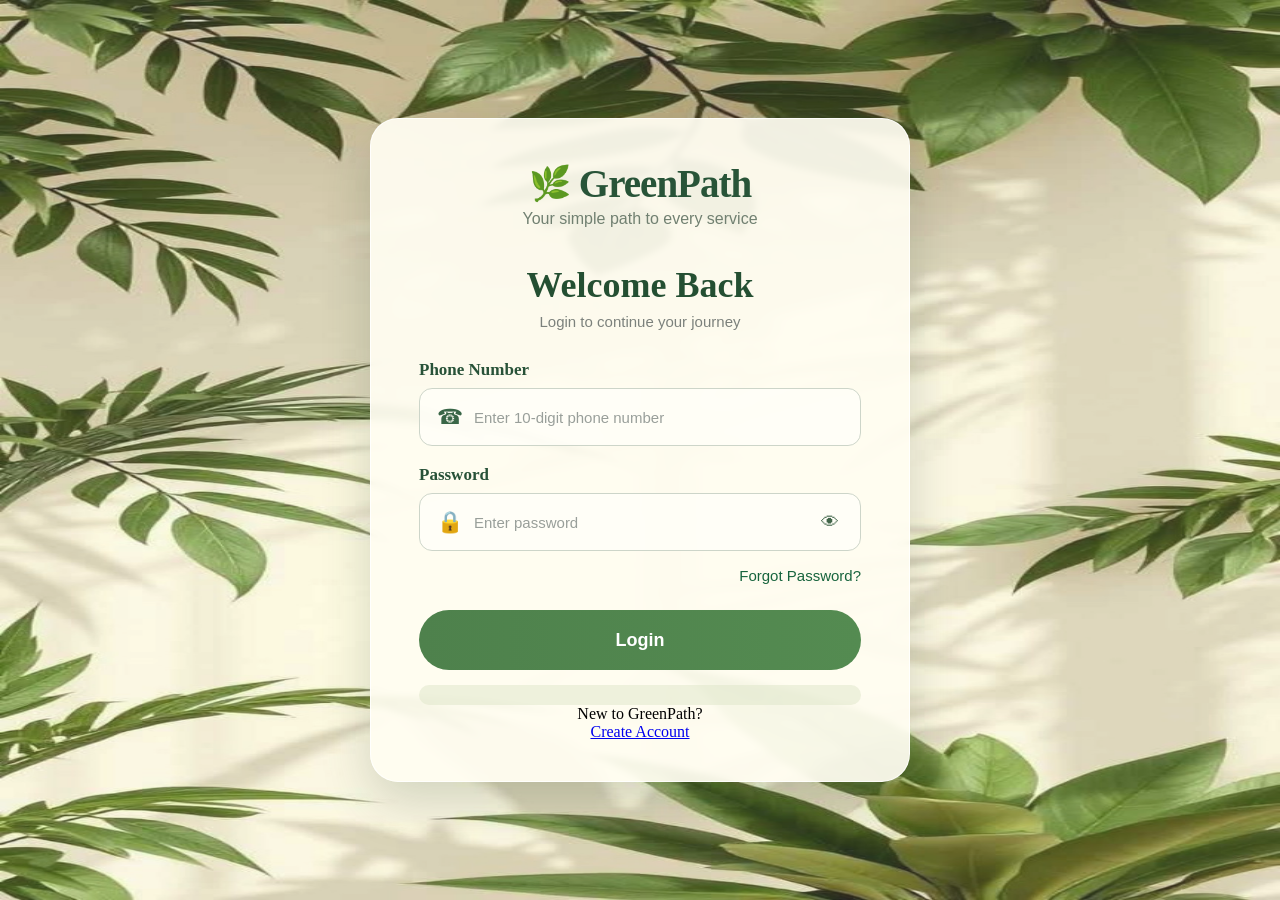
<file: frontend/index.html>
<!DOCTYPE html>
<html lang="en">

<head>

    <meta charset="UTF-8">

    <meta
        name="viewport"
        content="width=device-width, initial-scale=1.0"
    >

    <title>
        GreenPath | Login
    </title>

    <link
        rel="stylesheet"
        href="css/style.css"
    >

</head>


<body>

<main class="login-page">

<section class="login-card">


    <div class="logo">

        <div class="logo-leaf">
            🌿
        </div>

        <h1>
            GreenPath
        </h1>

    </div>


    <p class="tagline">
        Your simple path to every service
    </p>


    <h2>
        Welcome Back
    </h2>

    <p class="subtitle">
        Login to continue your journey
    </p>


    <form id="loginForm">


        <div class="form-group">

            <label for="phone">
                Phone Number
            </label>

            <div class="input-box">

                <span class="input-icon">
                    ☎
                </span>

                <input
                    type="tel"
                    id="phone"
                    placeholder="Enter 10-digit phone number"
                    maxlength="10"
                    inputmode="numeric"
                    required
                >

            </div>

        </div>


        <div class="form-group">

            <label for="password">
                Password
            </label>

            <div class="input-box">

                <span class="input-icon">
                    🔒
                </span>

                <input
                    type="password"
                    id="password"
                    placeholder="Enter password"
                    required
                >

                <button
                    type="button"
                    id="showPassword"
                    class="eye-button"
                >
                    👁
                </button>

            </div>

        </div>


        <div class="forgot-container">

            <a href="forgot-password.html">
                Forgot Password?
            </a>

        </div>


        <button
            type="submit"
            class="login-button"
        >
            Login
        </button>


        <p id="loginMessage"></p>


    </form>


    <div class="create-account">

        <p>
            New to GreenPath?
        </p>

        <a href="signup.html">
            Create Account
        </a>

    </div>


</section>

</main>


<script src="js/login.js"></script>

</body>

</html>
</file>
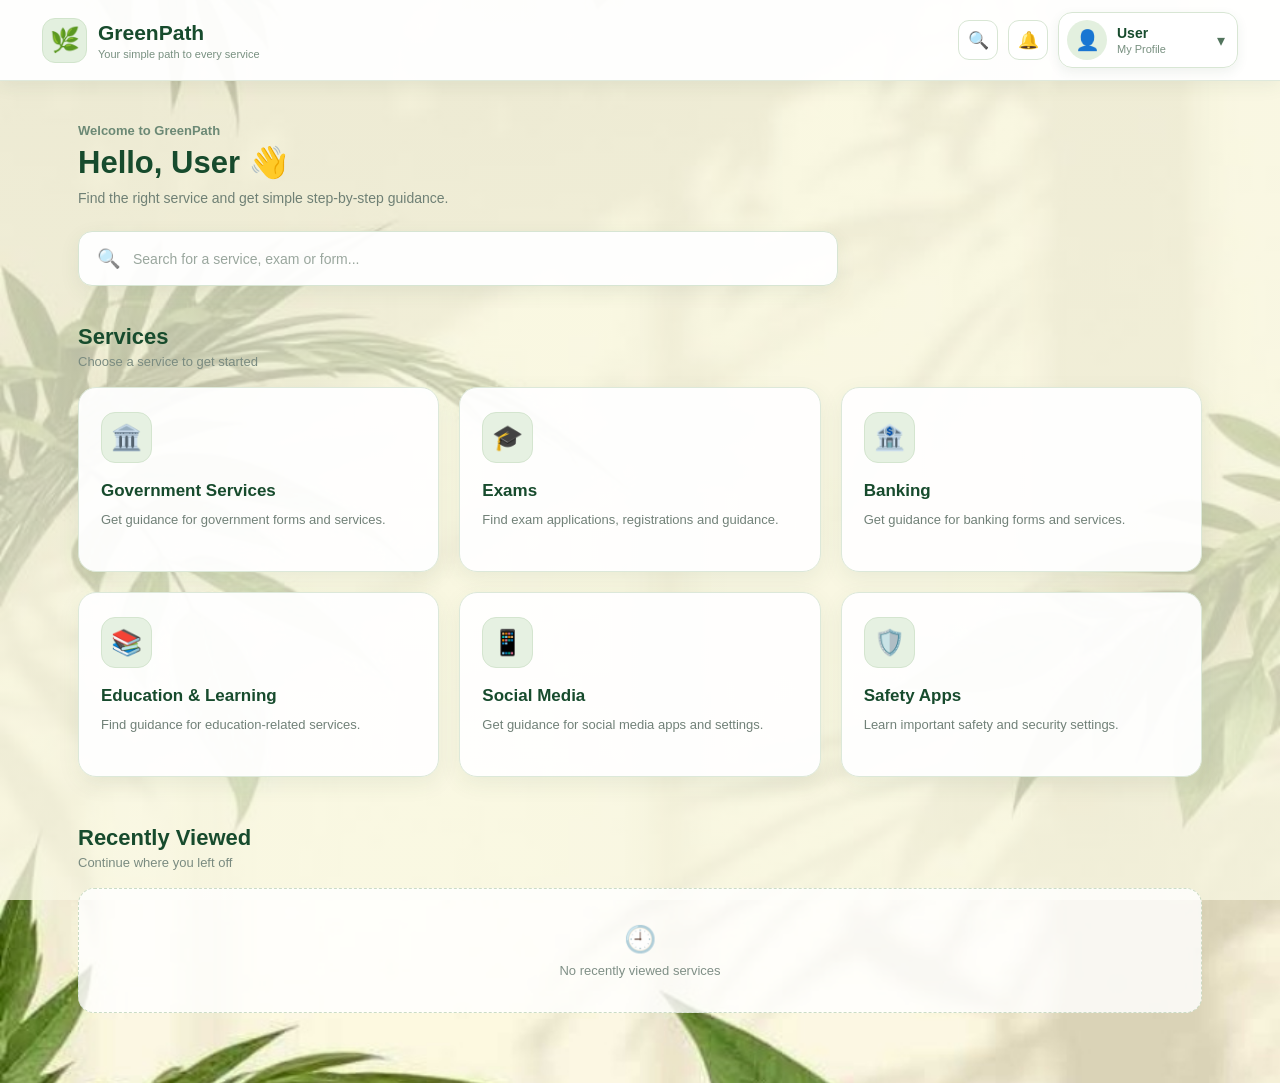
<file: frontend/dashboard.html>
<!DOCTYPE html>
<html lang="en">

<head>
    <meta charset="UTF-8">
    <meta name="viewport" content="width=device-width, initial-scale=1.0">

    <title>GreenPath | Dashboard</title>

    <link rel="stylesheet" href="css/dashboard.css">
</head>

<body>

    <nav class="navbar">

        <div class="nav-left">

            <div class="brand">

                <span class="brand-icon">🌿</span>

                <div>
                    <h1>GreenPath</h1>
                    <p>Your simple path to every service</p>
                </div>

            </div>

        </div>

        <div class="nav-actions">

            <button class="nav-icon" type="button">
                🔍
            </button>

            <button class="nav-icon" type="button">
                🔔
            </button>

            <button
                class="profile-button"
                type="button"
                onclick="openProfile()"
            >

                <span class="profile-avatar">
                    👤
                </span>

                <span class="profile-user-info">

                    <span
                        id="userName"
                        class="profile-name"
                    >
                        User
                    </span>

                    <span class="profile-label">
                        My Profile
                    </span>

                </span>

                <span class="profile-arrow">
                    ▾
                </span>

            </button>

        </div>

    </nav>


    <main class="dashboard-container">


        <!-- WELCOME -->

        <section class="welcome-section">

            <div>

                <p class="welcome-small">
                    Welcome to GreenPath
                </p>

                <h2>
                    Hello,
                    <span id="welcomeName">
                        User
                    </span>
                    👋
                </h2>

                <p class="welcome-text">
                    Find the right service and get simple step-by-step guidance.
                </p>

            </div>

        </section>


        <!-- SEARCH -->

        <section class="search-section">

            <div class="search-box">

                <span class="search-icon">
                    🔍
                </span>

                <input
                    type="text"
                    id="serviceSearch"
                    placeholder="Search for a service, exam or form..."
                >

            </div>

            <div
                id="searchResults"
                class="search-results"
            ></div>

        </section>


        <!-- SERVICES -->

        <section class="quick-actions">

            <div class="section-heading">

                <div>

                    <h2>
                        Services
                    </h2>

                    <p>
                        Choose a service to get started
                    </p>

                </div>

            </div>


            <div class="action-grid">


                <!-- 1. GOVERNMENT -->

                <div
                    class="action-card"
                    onclick="openService('government')"
                >

                    <div class="action-icon">
                        🏛️
                    </div>

                    <h3>
                        Government Services
                    </h3>

                    <p>
                        Get guidance for government forms and services.
                    </p>

                </div>


                <!-- 2. EXAMS -->

                <div
                    class="action-card"
                    onclick="openService('exams')"
                >

                    <div class="action-icon">
                        🎓
                    </div>

                    <h3>
                        Exams
                    </h3>

                    <p>
                        Find exam applications, registrations and guidance.
                    </p>

                </div>


                <!-- 3. BANKING -->

                <div
                    class="action-card"
                    onclick="openService('banking')"
                >

                    <div class="action-icon">
                        🏦
                    </div>

                    <h3>
                        Banking
                    </h3>

                    <p>
                        Get guidance for banking forms and services.
                    </p>

                </div>


                <!-- 4. EDUCATION -->

                <div
                    class="action-card"
                    onclick="openService('education')"
                >

                    <div class="action-icon">
                        📚
                    </div>

                    <h3>
                        Education & Learning
                    </h3>

                    <p>
                        Find guidance for education-related services.
                    </p>

                </div>


                <!-- 5. SOCIAL MEDIA -->

                <div
                    class="action-card"
                    onclick="openService('social')"
                >

                    <div class="action-icon">
                        📱
                    </div>

                    <h3>
                        Social Media
                    </h3>

                    <p>
                        Get guidance for social media apps and settings.
                    </p>

                </div>


                <!-- 6. SAFETY -->

                <div
                    class="action-card"
                    onclick="openService('safety')"
                >

                    <div class="action-icon">
                        🛡️
                    </div>

                    <h3>
                        Safety Apps
                    </h3>

                    <p>
                        Learn important safety and security settings.
                    </p>

                </div>


            </div>

        </section>


        <!-- RECENTLY VIEWED -->

        <section class="recent-section">

            <div class="section-heading">

                <div>

                    <h2>
                        Recently Viewed
                    </h2>

                    <p>
                        Continue where you left off
                    </p>

                </div>

            </div>

            <div
                id="recentlyViewed"
                class="recent-grid"
            >

                <div class="empty-recent">

                    <span>
                        🕘
                    </span>

                    <p>
                        No recently viewed services
                    </p>

                </div>

            </div>

        </section>


    </main>


    <script src="js/dashboard.js"></script>

</body>

</html>
</file>
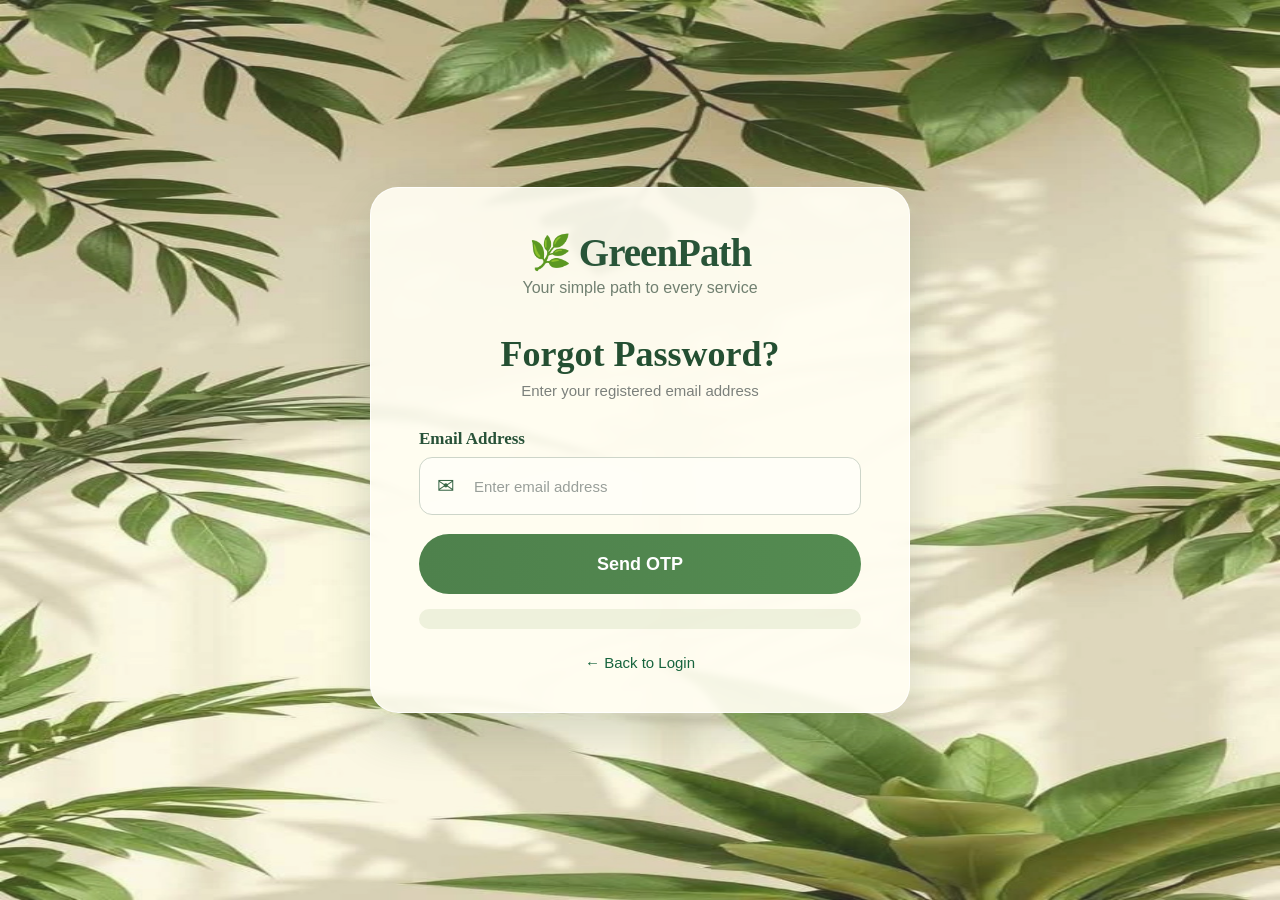
<file: frontend/forgot-password.html>
<!DOCTYPE html>
<html lang="en">

<head>

    <meta charset="UTF-8">

    <meta
        name="viewport"
        content="width=device-width, initial-scale=1.0"
    >

    <title>
        GreenPath | Forgot Password
    </title>

    <link
        rel="stylesheet"
        href="css/style.css"
    >

</head>


<body>

<main class="login-page">

<section class="login-card">


    <div class="logo">

        <div class="logo-leaf">
            🌿
        </div>

        <h1>
            GreenPath
        </h1>

    </div>


    <p class="tagline">
        Your simple path to every service
    </p>


    <h2>
        Forgot Password?
    </h2>


    <p class="subtitle">
        Enter your registered email address
    </p>


    <form id="forgotPasswordForm">

        <div class="form-group">

            <label for="email">
                Email Address
            </label>

            <div class="input-box">

                <span class="input-icon">
                    ✉
                </span>

                <input
                    type="email"
                    id="email"
                    placeholder="Enter email address"
                    required
                >

            </div>

        </div>


        <button
            type="submit"
            class="login-button"
        >
            Send OTP
        </button>


        <p id="forgotMessage"></p>


    </form>


    <div class="back-login">

        <a href="index.html">
            ← Back to Login
        </a>

    </div>


</section>

</main>


<script src="js/forgot-password.js"></script>

</body>

</html>
</file>
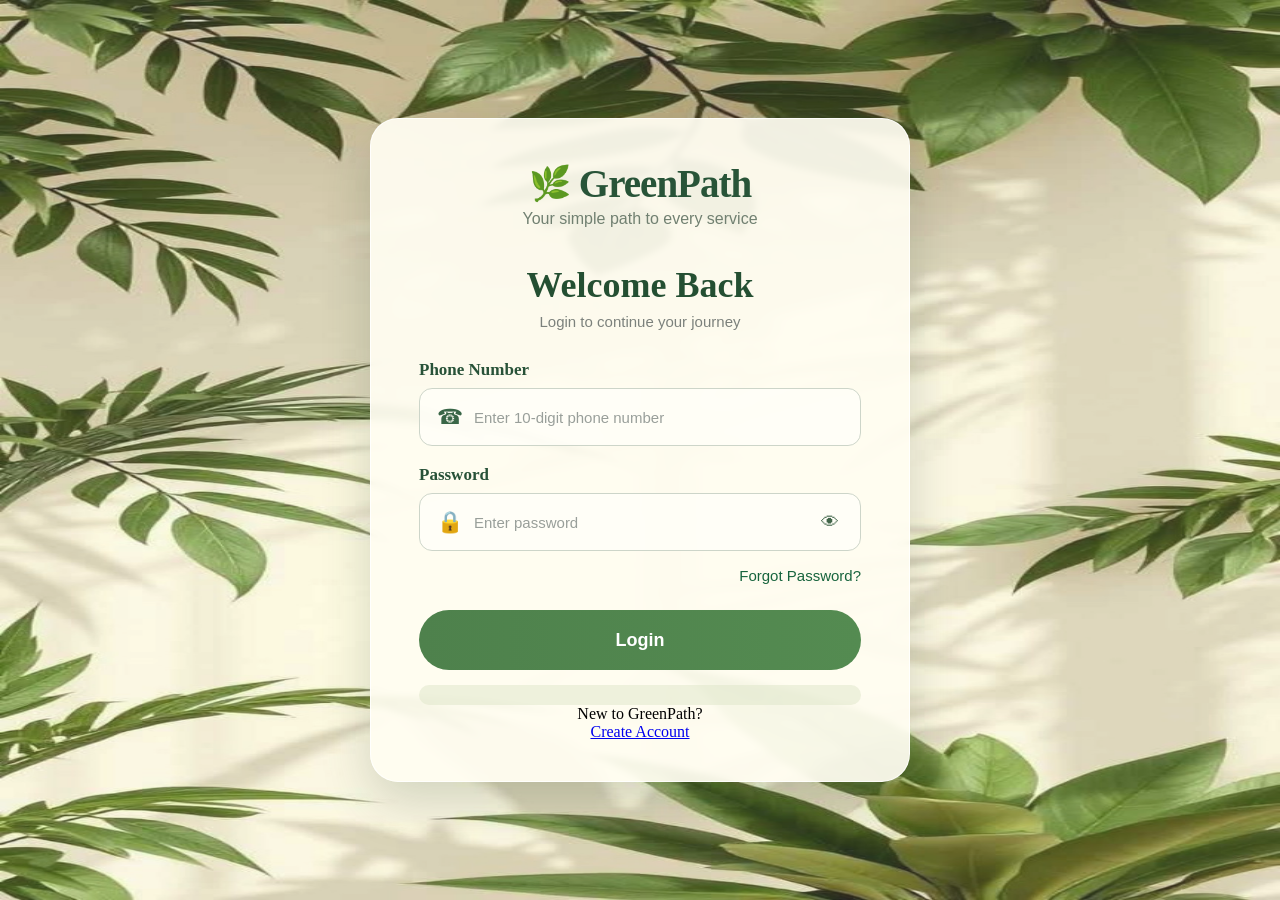
<file: frontend/profile.html>
<!DOCTYPE html>
<html lang="en">

<head>

    <meta charset="UTF-8">

    <meta
        name="viewport"
        content="width=device-width, initial-scale=1.0"
    >

    <title>GreenPath | Profile</title>

    <link
        rel="stylesheet"
        href="css/profile.css"
    >

</head>


<body>

<main class="profile-page">

    <section class="profile-card">

        <div class="profile-top">

            <div class="profile-avatar">
                👤
            </div>

            <h1 id="profileName">
                User
            </h1>

            <p>
                GreenPath Account
            </p>

        </div>


        <div class="profile-divider"></div>


        <section class="account-section">

            <h2>
                Account Information
            </h2>


            <div class="detail-list">


                <div class="detail-item">

                    <div class="detail-label">
                        Full Name
                    </div>

                    <div
                        class="detail-value"
                        id="fullName"
                    >
                        Loading...
                    </div>

                </div>


                <div class="detail-item">

                    <div class="detail-label">
                        Phone Number
                    </div>

                    <div
                        class="detail-value"
                        id="phoneNumber"
                    >
                        Loading...
                    </div>

                </div>


                <div class="detail-item">

                    <div class="detail-label">
                        Email Address
                    </div>

                    <div
                        class="detail-value"
                        id="emailAddress"
                    >
                        Loading...
                    </div>

                </div>


                <div class="detail-item">

                    <div class="detail-label">
                        Joined GreenPath
                    </div>

                    <div
                        class="detail-value"
                        id="joinedDate"
                    >
                        Loading...
                    </div>

                </div>


            </div>

        </section>


        <div class="profile-actions">

            <button
                type="button"
                class="logout-button"
                onclick="logout()"
            >
                Logout
            </button>

        </div>

    </section>

</main>


<script src="js/profile.js"></script>

</body>

</html>
</file>
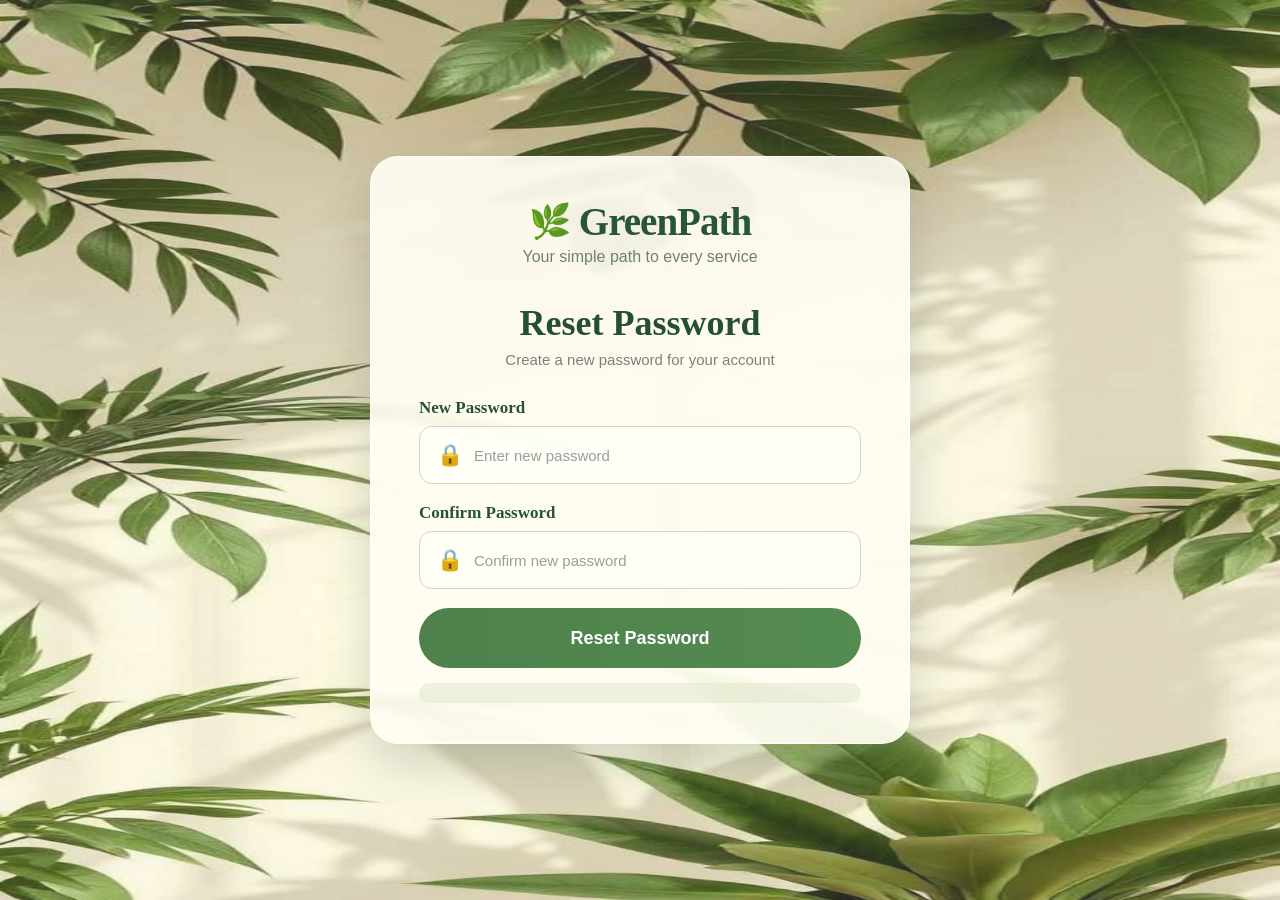
<file: frontend/reset-password.html>
<!DOCTYPE html>
<html lang="en">

<head>

    <meta charset="UTF-8">

    <meta
        name="viewport"
        content="width=device-width, initial-scale=1.0"
    >

    <title>
        GreenPath | Reset Password
    </title>

    <link
        rel="stylesheet"
        href="css/style.css"
    >

</head>


<body>

<main class="login-page">

<section class="login-card">


    <div class="logo">

        <div class="logo-leaf">
            🌿
        </div>

        <h1>
            GreenPath
        </h1>

    </div>


    <p class="tagline">
        Your simple path to every service
    </p>


    <h2>
        Reset Password
    </h2>


    <p class="subtitle">
        Create a new password for your account
    </p>


    <form id="resetPasswordForm">


        <div class="form-group">

            <label for="newPassword">
                New Password
            </label>

            <div class="input-box">

                <span class="input-icon">
                    🔒
                </span>

                <input
                    type="password"
                    id="newPassword"
                    placeholder="Enter new password"
                    required
                >

            </div>

        </div>


        <div class="form-group">

            <label for="confirmPassword">
                Confirm Password
            </label>

            <div class="input-box">

                <span class="input-icon">
                    🔒
                </span>

                <input
                    type="password"
                    id="confirmPassword"
                    placeholder="Confirm new password"
                    required
                >

            </div>

        </div>


        <button
            type="submit"
            class="login-button"
        >
            Reset Password
        </button>


        <p id="resetMessage"></p>


    </form>


</section>

</main>


<script src="js/reset-password.js"></script>

</body>

</html>
</file>
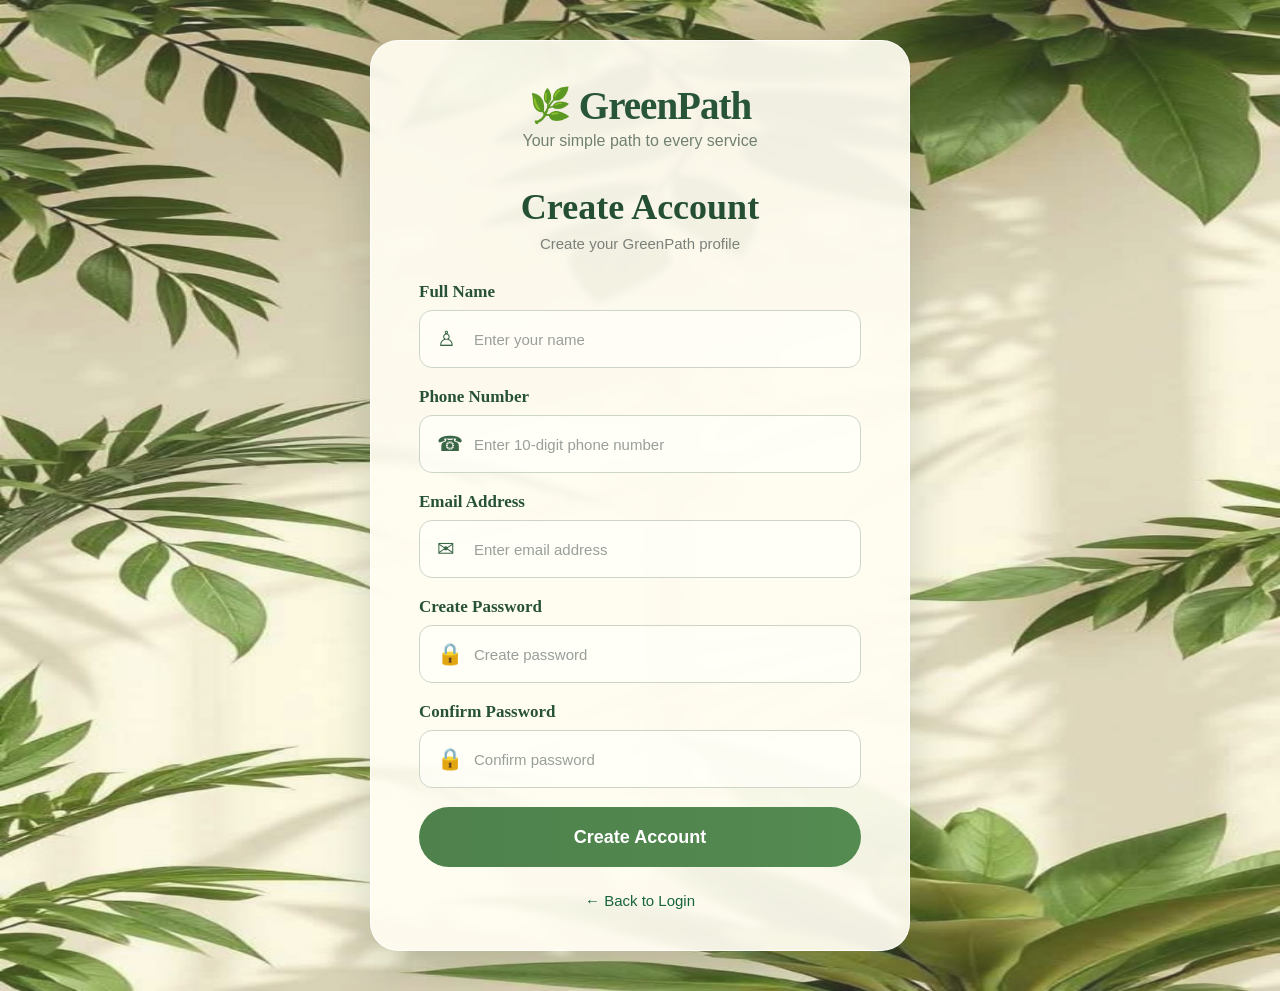
<file: frontend/signup.html>
<!DOCTYPE html>
<html lang="en">

<head>

    <meta charset="UTF-8">

    <meta
        name="viewport"
        content="width=device-width, initial-scale=1.0"
    >

    <title>
        GreenPath | Create Account
    </title>

    <link
        rel="stylesheet"
        href="css/style.css"
    >

</head>


<body>

<main class="login-page">

<section class="login-card">


    <div class="logo">

        <div class="logo-leaf">
            🌿
        </div>

        <h1>
            GreenPath
        </h1>

    </div>


    <p class="tagline">
        Your simple path to every service
    </p>


    <h2>
        Create Account
    </h2>


    <p class="subtitle">
        Create your GreenPath profile
    </p>


    <form id="signupForm">


        <div class="form-group">

            <label for="name">
                Full Name
            </label>

            <div class="input-box">

                <span class="input-icon">
                    ♙
                </span>

                <input
                    type="text"
                    id="name"
                    placeholder="Enter your name"
                    required
                >

            </div>

        </div>


        <div class="form-group">

            <label for="phone">
                Phone Number
            </label>

            <div class="input-box">

                <span class="input-icon">
                    ☎
                </span>

                <input
                    type="tel"
                    id="phone"
                    placeholder="Enter 10-digit phone number"
                    maxlength="10"
                    inputmode="numeric"
                    required
                >

            </div>

        </div>


        <div class="form-group">

            <label for="email">
                Email Address
            </label>

            <div class="input-box">

                <span class="input-icon">
                    ✉
                </span>

                <input
                    type="email"
                    id="email"
                    placeholder="Enter email address"
                    required
                >

            </div>

        </div>


        <div class="form-group">

            <label for="password">
                Create Password
            </label>

            <div class="input-box">

                <span class="input-icon">
                    🔒
                </span>

                <input
                    type="password"
                    id="password"
                    placeholder="Create password"
                    required
                >

            </div>

        </div>


        <div class="form-group">

            <label for="confirmPassword">
                Confirm Password
            </label>

            <div class="input-box">

                <span class="input-icon">
                    🔒
                </span>

                <input
                    type="password"
                    id="confirmPassword"
                    placeholder="Confirm password"
                    required
                >

            </div>

        </div>


        <button
            type="submit"
            class="login-button"
        >
            Create Account
        </button>


        <p id="signupMessage"></p>


    </form>


    <div class="back-login">

        <a href="index.html">
            ← Back to Login
        </a>

    </div>


</section>

</main>


<script src="js/signup.js"></script>

</body>

</html>
</file>
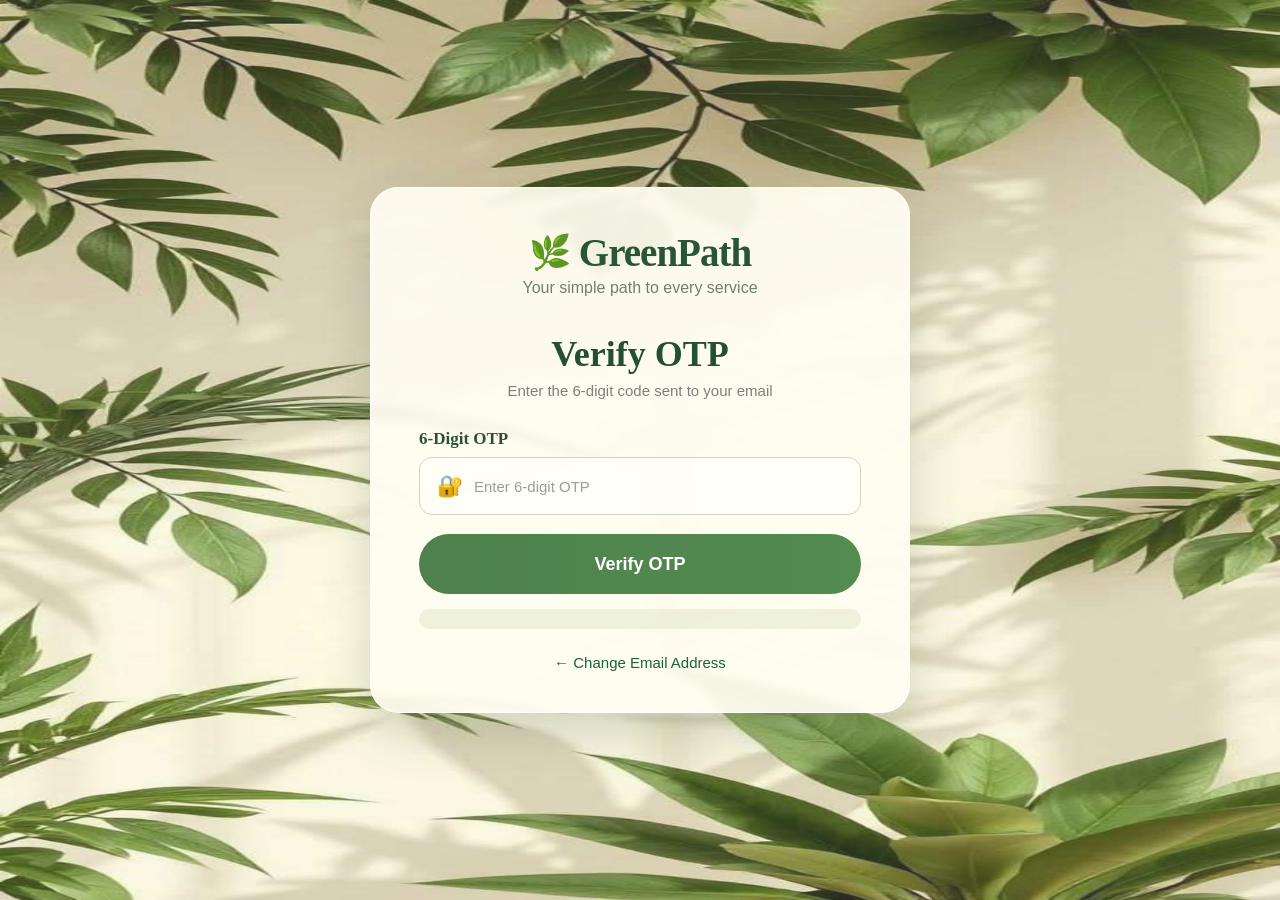
<file: frontend/verify-otp.html>
<!DOCTYPE html>
<html lang="en">

<head>

    <meta charset="UTF-8">

    <meta
        name="viewport"
        content="width=device-width, initial-scale=1.0"
    >

    <title>
        GreenPath | Verify OTP
    </title>

    <link
        rel="stylesheet"
        href="css/style.css"
    >

</head>


<body>

<main class="login-page">

<section class="login-card">


    <div class="logo">

        <div class="logo-leaf">
            🌿
        </div>

        <h1>
            GreenPath
        </h1>

    </div>


    <p class="tagline">
        Your simple path to every service
    </p>


    <h2>
        Verify OTP
    </h2>


    <p class="subtitle">
        Enter the 6-digit code sent to your email
    </p>


    <form id="otpForm">


        <div class="form-group">

            <label for="otp">
                6-Digit OTP
            </label>

            <div class="input-box">

                <span class="input-icon">
                    🔐
                </span>

                <input
                    type="text"
                    id="otp"
                    placeholder="Enter 6-digit OTP"
                    maxlength="6"
                    inputmode="numeric"
                    required
                >

            </div>

        </div>


        <button
            type="submit"
            class="login-button"
        >
            Verify OTP
        </button>


        <p id="otpMessage"></p>


    </form>


    <div class="back-login">

        <a href="forgot-password.html">
            ← Change Email Address
        </a>

    </div>


</section>

</main>


<script src="js/verify-otp.js"></script>

</body>

</html>
</file>
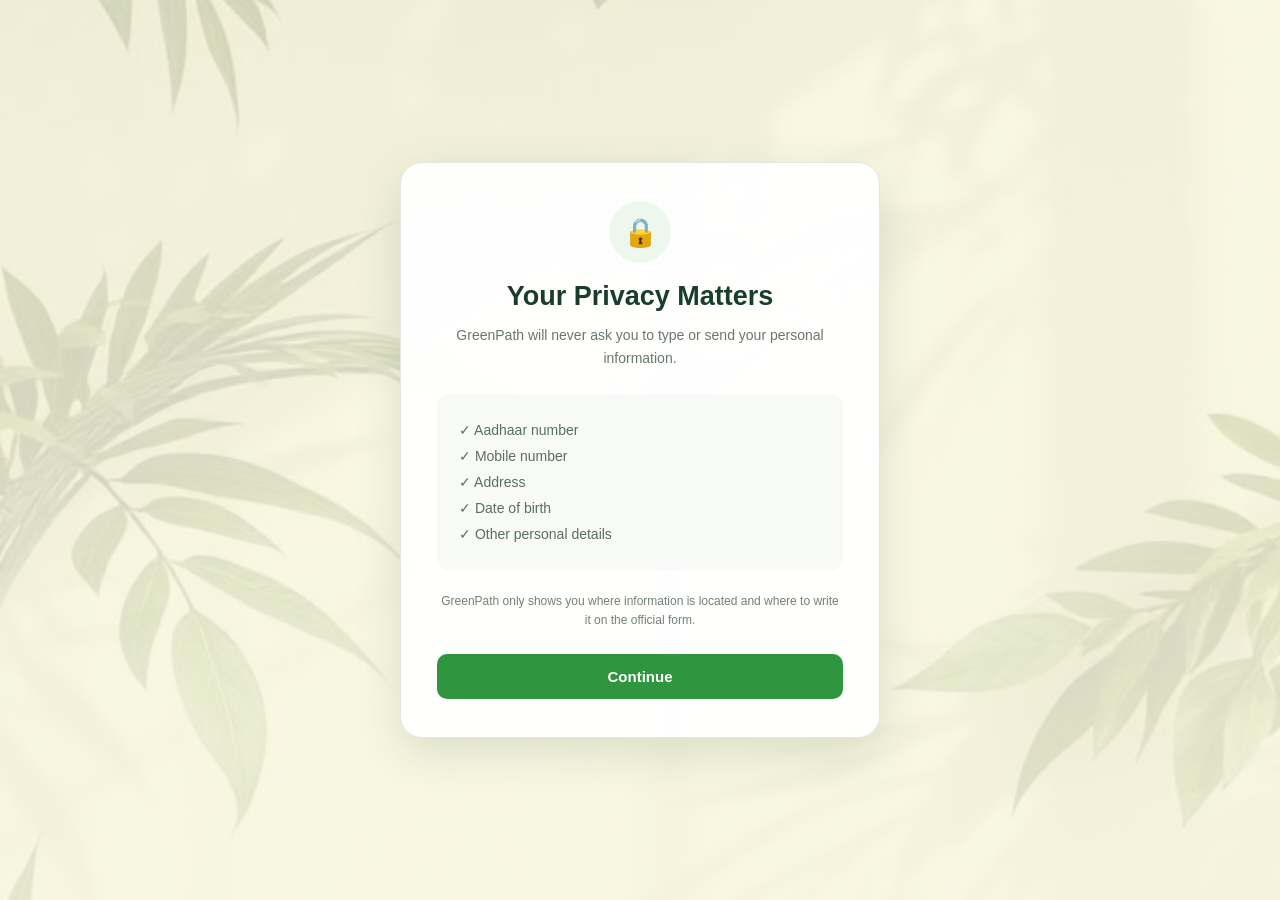
<file: frontend/guidance/gate-guide.html>
<!DOCTYPE html>
<html lang="en">
<head>
    <meta charset="UTF-8">
    <meta name="viewport" content="width=device-width, initial-scale=1.0">
    <title>GreenPath | GATE Guide</title>
    <link rel="stylesheet" href="../css/gate-guide.css">
</head>

<body>

    <!-- =========================
         PRIVACY SCREEN
    ========================== -->

    <div id="privacyScreen" class="privacy-screen">

        <div class="privacy-card">

            <div class="privacy-icon">
                🔒
            </div>

            <h1>
                Your Privacy Matters
            </h1>

            <p class="privacy-intro">
                GreenPath will never ask you to type
                or send your personal information.
            </p>

            <div class="privacy-list">

                <div>✓ Aadhaar number</div>
                <div>✓ Mobile number</div>
                <div>✓ Address</div>
                <div>✓ Date of birth</div>
                <div>✓ Other personal details</div>

            </div>

            <p class="privacy-note">
                GreenPath only shows you where
                information is located and where to
                write it on the official form.
            </p>

            <button
                type="button"
                class="continue-button"
                onclick="continueToGuide()"
            >
                Continue
            </button>

        </div>

    </div>

    <!-- =========================
         GATE GUIDE
    ========================== -->

    <main id="gateGuide" class="gate-page hidden">

        <!-- HEADER -->

        <header class="gate-header">

            <button
                class="back-button"
                type="button"
                onclick="goBack()"
            >
                ←
            </button>

            <div class="header-title">

                <h1>
                    GATE Guide
                </h1>

                <p>
                    Step-by-step application guidance
                </p>

            </div>

            <div class="progress-area">

                <span id="progressText">
                    Step 1 of 13
                </span>

                <div class="progress-bar">

                    <div
                        id="progressFill"
                        class="progress-fill"
                    ></div>

                </div>

            </div>

        </header>

        <!-- =========================
             50 / 50 AREA
        ========================== -->

        <section class="guide-layout">

            <!-- LEFT 50% -->

            <section class="guide-card">

                <div
                    id="guideSteps"
                    class="guide-steps"
                ></div>

                <div
                    id="nextArea"
                    class="next-area"
                >

                    <button
                        id="nextButton"
                        class="next-button"
                        type="button"
                        onclick="showNextStep()"
                    >
                        Next →
                    </button>

                </div>

            </section>

            <!-- RIGHT 50% -->

            <aside class="right-column">

                <!-- VISUAL GUIDE -->

                <section class="side-card visual-card">

                    <div class="side-title">

                        <span>
                            👁
                        </span>

                        <div>

                            <h2>
                                Visual Guide
                            </h2>

                            <p>
                                Follow the screen shown
                                for the current step.
                            </p>

                        </div>

                    </div>

                    <div class="image-container">

                        <img
                            id="guideImage"
                            src="../assets/forms/gate/step-01.png"
                            alt="GATE visual guide"
                        >

                    </div>

                    <p
                        id="visualText"
                        class="visual-description"
                    >
                        Follow the screen shown
                        for the current step.
                    </p>

                </section>

                <!-- ASK GREENPATH -->

                <section class="side-card ask-card">

                    <div class="side-title">

                        <span>
                            💬
                        </span>

                        <div>

                            <h2>
                                Ask GreenPath
                            </h2>

                            <p>
                                Get quick answers to your
                                GATE questions.
                            </p>

                        </div>

                    </div>

                    <div
                        id="questionButtons"
                        class="question-buttons"
                    ></div>

                    <div class="chat-area">

                        <input
                            type="text"
                            id="questionInput"
                            placeholder="Type your question..."
                        >

                        <button
                            type="button"
                            onclick="askQuestion()"
                        >
                            ➤
                        </button>

                    </div>

                    <div
                        id="chatAnswer"
                        class="chat-answer"
                    ></div>

                </section>

            </aside>

        </section>

    </main>

    <script src="../js/gate-guide.js"></script>

</body>
</html>
</file>
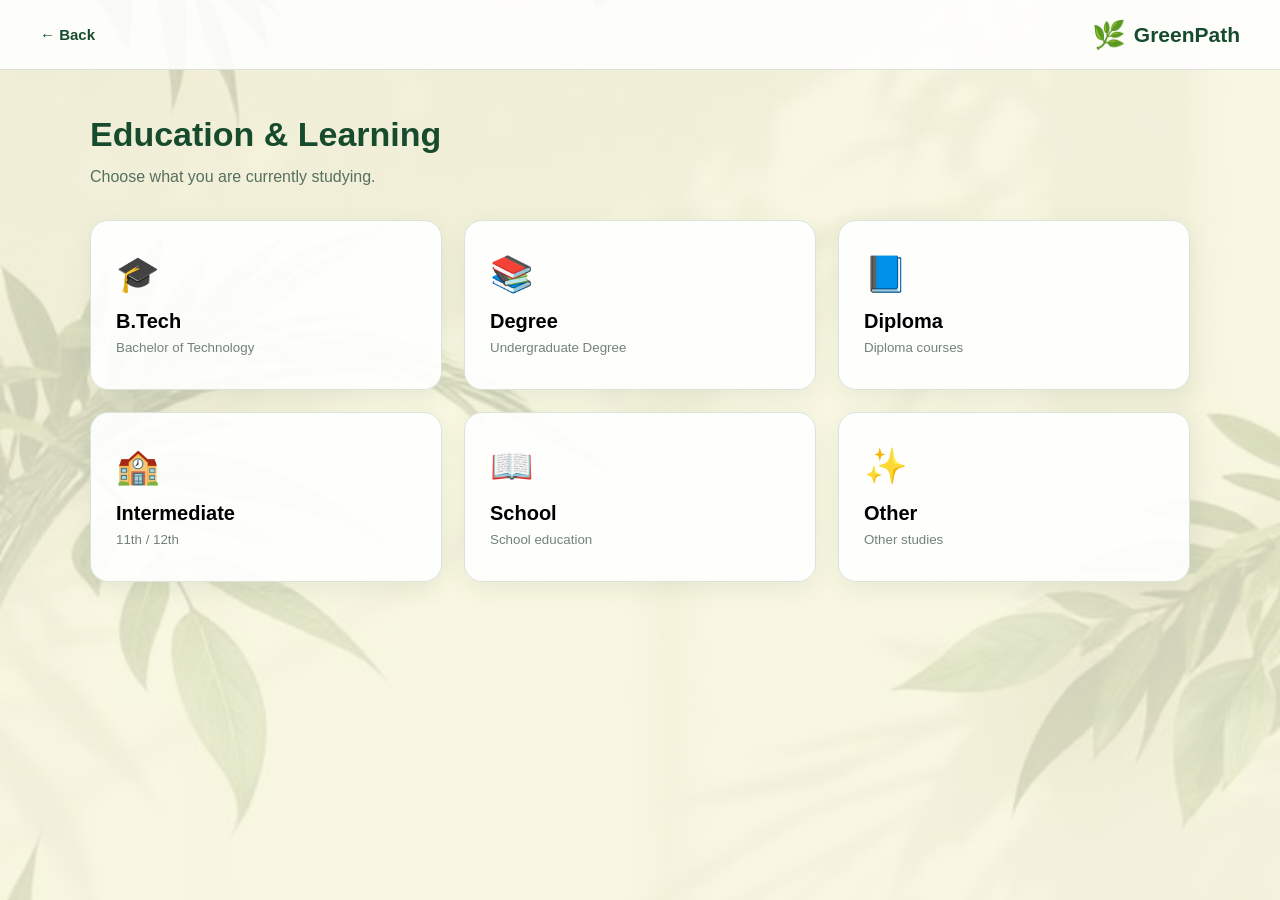
<file: frontend/services/education.html>
<!DOCTYPE html>
<html lang="en">

<head>
    <meta charset="UTF-8">
    <meta name="viewport" content="width=device-width, initial-scale=1.0">

    <title>GreenPath | Education & Learning</title>

    <link rel="stylesheet" href="../css/education.css">
</head>

<body>

<header class="top-bar">

    <button class="back-button" onclick="goBack()">
        ← Back
    </button>

    <div class="brand">
        <span>🌿</span>
        <strong>GreenPath</strong>
    </div>

</header>


<main class="education-container">


    <!-- STEP 1 -->

    <section id="studySection" class="section">

        <h1>Education & Learning</h1>

        <p class="description">
            Choose what you are currently studying.
        </p>

        <div class="choice-grid">

            <button class="choice-card"
                    onclick="selectStudy('B.Tech')">

                <span>🎓</span>

                <h3>B.Tech</h3>

                <p>Bachelor of Technology</p>

            </button>


            <button class="choice-card"
                    onclick="selectStudy('Degree')">

                <span>📚</span>

                <h3>Degree</h3>

                <p>Undergraduate Degree</p>

            </button>


            <button class="choice-card"
                    onclick="selectStudy('Diploma')">

                <span>📘</span>

                <h3>Diploma</h3>

                <p>Diploma courses</p>

            </button>


            <button class="choice-card"
                    onclick="selectStudy('Intermediate')">

                <span>🏫</span>

                <h3>Intermediate</h3>

                <p>11th / 12th</p>

            </button>


            <button class="choice-card"
                    onclick="selectStudy('School')">

                <span>📖</span>

                <h3>School</h3>

                <p>School education</p>

            </button>


            <button class="choice-card"
                    onclick="selectStudy('Other')">

                <span>✨</span>

                <h3>Other</h3>

                <p>Other studies</p>

            </button>

        </div>

    </section>



    <!-- STEP 2 -->

    <section id="yearSection"
             class="section hidden">

        <button class="small-back"
                onclick="showStudySection()">

            ← Change study

        </button>

        <h1 id="studyTitle">
            B.Tech
        </h1>

        <p class="description">
            Which year are you studying?
        </p>

        <div class="year-grid">

            <button onclick="selectYear('1st Year')">
                1st Year
            </button>

            <button onclick="selectYear('2nd Year')">
                2nd Year
            </button>

            <button onclick="selectYear('3rd Year')">
                3rd Year
            </button>

            <button onclick="selectYear('4th Year')">
                4th Year
            </button>

        </div>

    </section>



    <!-- STEP 3 -->

    <section id="learningSection"
             class="section hidden">

        <button class="small-back"
                onclick="showYearSection()">

            ← Change year

        </button>

        <h1 id="learningTitle">
            B.Tech - 3rd Year
        </h1>

        <p class="description">
            Choose a language or concept you want to develop.
        </p>



        <!-- LANGUAGES -->

        <h2 class="category-title">
            Programming Languages
        </h2>

        <div class="learning-grid">


            <button class="learning-card"
                    onclick="openTopic('Python')">

                <span class="topic-icon">
                    🐍
                </span>

                <h3>Python</h3>

                <p>
                    Programming & development
                </p>

                <span class="explore">
                    Explore →
                </span>

            </button>


            <button class="learning-card"
                    onclick="openTopic('Java')">

                <span class="topic-icon">
                    ☕
                </span>

                <h3>Java</h3>

                <p>
                    Programming & OOP
                </p>

                <span class="explore">
                    Explore →
                </span>

            </button>


            <button class="learning-card"
                    onclick="openTopic('C')">

                <span class="topic-icon">
                    C
                </span>

                <h3>C</h3>

                <p>
                    Programming fundamentals
                </p>

                <span class="explore">
                    Explore →
                </span>

            </button>


            <button class="learning-card"
                    onclick="openTopic('C++')">

                <span class="topic-icon">
                    C++
                </span>

                <h3>C++</h3>

                <p>
                    Programming & DSA
                </p>

                <span class="explore">
                    Explore →
                </span>

            </button>


            <button class="learning-card"
                    onclick="openTopic('JavaScript')">

                <span class="topic-icon">
                    JS
                </span>

                <h3>JavaScript</h3>

                <p>
                    Web development
                </p>

                <span class="explore">
                    Explore →
                </span>

            </button>


            <button class="learning-card"
                    onclick="openTopic('SQL')">

                <span class="topic-icon">
                    SQL
                </span>

                <h3>SQL</h3>

                <p>
                    Database management
                </p>

                <span class="explore">
                    Explore →
                </span>

            </button>

        </div>



        <!-- CORE CONCEPTS -->

        <h2 class="category-title">
            Core Concepts
        </h2>

        <div class="learning-grid">


            <button class="learning-card"
                    onclick="openTopic('Data Structures & Algorithms')">

                <span class="topic-icon">
                    🧩
                </span>

                <h3>DSA</h3>

                <p>
                    Data Structures & Algorithms
                </p>

                <span class="explore">
                    Explore →
                </span>

            </button>


            <button class="learning-card"
                    onclick="openTopic('DBMS')">

                <span class="topic-icon">
                    🗄️
                </span>

                <h3>DBMS</h3>

                <p>
                    Database concepts
                </p>

                <span class="explore">
                    Explore →
                </span>

            </button>


            <button class="learning-card"
                    onclick="openTopic('Operating Systems')">

                <span class="topic-icon">
                    💻
                </span>

                <h3>Operating Systems</h3>

                <p>
                    OS concepts
                </p>

                <span class="explore">
                    Explore →
                </span>

            </button>


            <button class="learning-card"
                    onclick="openTopic('Computer Networks')">

                <span class="topic-icon">
                    🌐
                </span>

                <h3>Computer Networks</h3>

                <p>
                    Networking concepts
                </p>

                <span class="explore">
                    Explore →
                </span>

            </button>


            <button class="learning-card"
                    onclick="openTopic('Object Oriented Programming')">

                <span class="topic-icon">
                    🧱
                </span>

                <h3>OOP</h3>

                <p>
                    Object-oriented programming
                </p>

                <span class="explore">
                    Explore →
                </span>

            </button>


            <button class="learning-card"
                    onclick="openTopic('Web Development')">

                <span class="topic-icon">
                    🌍
                </span>

                <h3>Web Development</h3>

                <p>
                    Frontend & backend
                </p>

                <span class="explore">
                    Explore →
                </span>

            </button>

        </div>

    </section>



    <!-- STEP 4 : PYTHON CERTIFICATIONS -->

    <section id="certificationSection"
             class="section hidden">

        <button class="small-back"
                onclick="showLearningSection()">

            ← Back to learning

        </button>

        <div class="topic-header">

            <div class="big-topic-icon">
                🐍
            </div>

            <div>

                <h1>Python Certifications</h1>

                <p>
                    Explore recognized certification
                    paths and use the official website
                    as the source of current information.
                </p>

            </div>

        </div>


        <div class="certification-grid">


            <!-- PCEP -->

            <article class="certification-card">

                <div class="cert-level">
                    ENTRY
                </div>

                <h2>
                    PCEP
                </h2>

                <h3>
                    Certified Entry-Level
                    Python Programmer
                </h3>

                <p>
                    A starting certification for
                    fundamental Python programming
                    knowledge.
                </p>

                <div class="cert-actions">

                    <button
                        onclick="openOfficial(
                            'https://pythoninstitute.org/pcep'
                        )">

                        Official Website ↗

                    </button>

                    <button
                        class="guide-button"
                        onclick="openCertificationGuide('PCEP')">

                        GreenPath Guide

                    </button>

                </div>

            </article>



            <!-- PCAP -->

            <article class="certification-card">

                <div class="cert-level associate">
                    ASSOCIATE
                </div>

                <h2>
                    PCAP
                </h2>

                <h3>
                    Certified Associate
                    Python Programmer
                </h3>

                <p>
                    An associate-level Python
                    programming certification covering
                    intermediate concepts.
                </p>

                <div class="cert-actions">

                    <button
                        onclick="openOfficial(
                            'https://pythoninstitute.org/pcap'
                        )">

                        Official Website ↗

                    </button>

                    <button
                        class="guide-button"
                        onclick="openCertificationGuide('PCAP')">

                        GreenPath Guide

                    </button>

                </div>

            </article>



            <!-- PCPP1 -->

            <article class="certification-card">

                <div class="cert-level professional">
                    PROFESSIONAL
                </div>

                <h2>
                    PCPP1
                </h2>

                <h3>
                    Certified Professional
                    Python Programmer 1
                </h3>

                <p>
                    A professional-level certification
                    covering advanced Python programming.
                </p>

                <div class="cert-actions">

                    <button
                        onclick="openOfficial(
                            'https://pythoninstitute.org/pcpp1'
                        )">

                        Official Website ↗

                    </button>

                    <button
                        class="guide-button"
                        onclick="openCertificationGuide('PCPP1')">

                        GreenPath Guide

                    </button>

                </div>

            </article>

        </div>


        <div class="source-note">

            🌿 <strong>GreenPath principle:</strong>

            Official certification websites are the
            source of truth. GreenPath helps you
            understand and navigate them.

        </div>

    </section>



    <!-- STEP 5 : WEBSITE GUIDE -->

    <section id="guideSection"
             class="section hidden">

        <button class="small-back"
                onclick="showCertificationSection()">

            ← Back to certifications

        </button>


        <div class="guide-title">

            <div class="big-topic-icon">
                📍
            </div>

            <div>

                <h1 id="guideTitle">
                    PCAP Website Guide
                </h1>

                <p id="guideSubtitle">
                    Learn where to find information
                    on the official website.
                </p>

            </div>

        </div>



        <!-- OFFICIAL WEBSITE -->

        <div class="guide-card">

            <div class="guide-card-header">

                <div>

                    <h2>
                        🌐 Official Website
                    </h2>

                    <p>
                        Always verify current
                        information on the official
                        provider website.
                    </p>

                </div>

                <button
                    id="guideOfficialButton"
                    onclick="openSelectedOfficial()">

                    Open Official Website ↗

                </button>

            </div>

        </div>



        <!-- WEBSITE BLUEPRINT -->

        <div class="guide-card">

            <h2>
                🧭 Website Blueprint
            </h2>

            <p class="guide-description">

                This is a GreenPath navigation preview.
                It shows the type of sections to look
                for on the official website.

            </p>


            <div class="website-blueprint">

                <div class="website-top">

                    <strong>
                        Python Institute
                    </strong>

                    <span>
                        Certifications
                    </span>

                    <span>
                        Training
                    </span>

                </div>


                <div class="website-body">

                    <div class="website-heading">
                        <span id="blueprintCertification">
                            PCAP Certification
                        </span>
                    </div>


                    <div class="website-option"
                         onclick="showGuideMessage('exam')">

                        <span>
                            ①
                        </span>

                        <strong>
                            Exam Information
                        </strong>

                        <span>
                            →
                        </span>

                    </div>


                    <div class="website-option"
                         onclick="showGuideMessage('syllabus')">

                        <span>
                            ②
                        </span>

                        <strong>
                            Exam Syllabus
                        </strong>

                        <span>
                            →
                        </span>

                    </div>


                    <div class="website-option"
                         onclick="showGuideMessage('cost')">

                        <span>
                            ③
                        </span>

                        <strong>
                            Cost
                        </strong>

                        <span>
                            →
                        </span>

                    </div>


                    <div class="website-option"
                         onclick="showGuideMessage('registration')">

                        <span>
                            ④
                        </span>

                        <strong>
                            Registration / Booking
                        </strong>

                        <span>
                            →
                        </span>

                    </div>

                </div>

            </div>

        </div>



        <!-- EXACT LOCATION -->

        <div class="guide-card">

            <h2>
                📍 Where exactly do I look?
            </h2>

            <div id="locationGuide"
                 class="location-guide">

                Select a section above to see
                GreenPath's navigation guidance.

            </div>

        </div>



        <!-- FORM GUIDE -->

        <div class="guide-card">

            <h2>
                📝 Form / Registration Guide
            </h2>

            <p class="guide-description">

                When the official provider opens an
                application or registration form,
                GreenPath can guide the user field
                by field.

            </p>


            <div class="form-blueprint">

                <div class="form-title">
                    Official Registration
                </div>


                <div class="field-row">

                    <div class="field-number">
                        ①
                    </div>

                    <div class="field-content">

                        <strong>
                            Candidate Name
                        </strong>

                        <div class="fake-input">
                            Enter your name
                        </div>

                        <small>
                            GreenPath explains what this
                            field asks for.
                        </small>

                    </div>

                </div>


                <div class="field-row">

                    <div class="field-number">
                        ②
                    </div>

                    <div class="field-content">

                        <strong>
                            Email
                        </strong>

                        <div class="fake-input">
                            Enter your email
                        </div>

                        <small>
                            Use an email address you can access.
                        </small>

                    </div>

                </div>


                <div class="field-row">

                    <div class="field-number">
                        ③
                    </div>

                    <div class="field-content">

                        <strong>
                            Country
                        </strong>

                        <div class="fake-input">
                            Select country ▼
                        </div>

                        <small>
                            Choose the applicable country.
                        </small>

                    </div>

                </div>


                <div class="field-row">

                    <div class="field-number">
                        ④
                    </div>

                    <div class="field-content">

                        <strong>
                            Exam / Certification
                        </strong>

                        <div class="fake-input">
                            Select certification ▼
                        </div>

                        <small>
                            Select the certification you
                            intend to take.
                        </small>

                    </div>

                </div>

            </div>


            <div class="privacy-note">

                🔒 <strong>Privacy:</strong>

                GreenPath should guide users without
                requiring them to upload Aadhaar, PAN,
                passport, bank-card or other sensitive
                documents.

            </div>

        </div>



        <!-- CHAT -->

        <div class="chat-card">

            <div class="chat-header">

                <div>

                    <span>
                        🌿
                    </span>

                    <strong>
                        GreenPath Assistant
                    </strong>

                </div>

                <span class="online">
                    ● Guide Mode
                </span>

            </div>


            <div id="chatMessages"
                 class="chat-messages">

                <div class="bot-message">

                    I can help you navigate the official
                    website for
                    <strong id="chatCertification">
                        PCAP
                    </strong>.

                    <br><br>

                    Ask me where to find the syllabus,
                    cost, registration or what a field means.

                </div>

            </div>


            <div class="quick-questions">

                <button onclick="askGuideQuestion('syllabus')">
                    Where is the syllabus?
                </button>

                <button onclick="askGuideQuestion('cost')">
                    Where is the fee?
                </button>

                <button onclick="askGuideQuestion('registration')">
                    Where do I register?
                </button>

                <button onclick="askGuideQuestion('eligibility')">
                    Am I eligible?
                </button>

                <button onclick="askGuideQuestion('documents')">
                    What do I need?
                </button>

                <button onclick="askGuideQuestion('field')">
                    What do I write here?
                </button>

            </div>


            <div class="chat-input-area">

                <button class="mic-button">
                    🎤
                </button>

                <input
                    type="text"
                    id="chatInput"
                    placeholder="Ask GreenPath..."
                >

                <button
                    class="send-button"
                    onclick="sendGuideMessage()">

                    ➤

                </button>

            </div>

        </div>

    </section>

</main>


<script src="../js/education.js"></script>

</body>

</html>
</file>
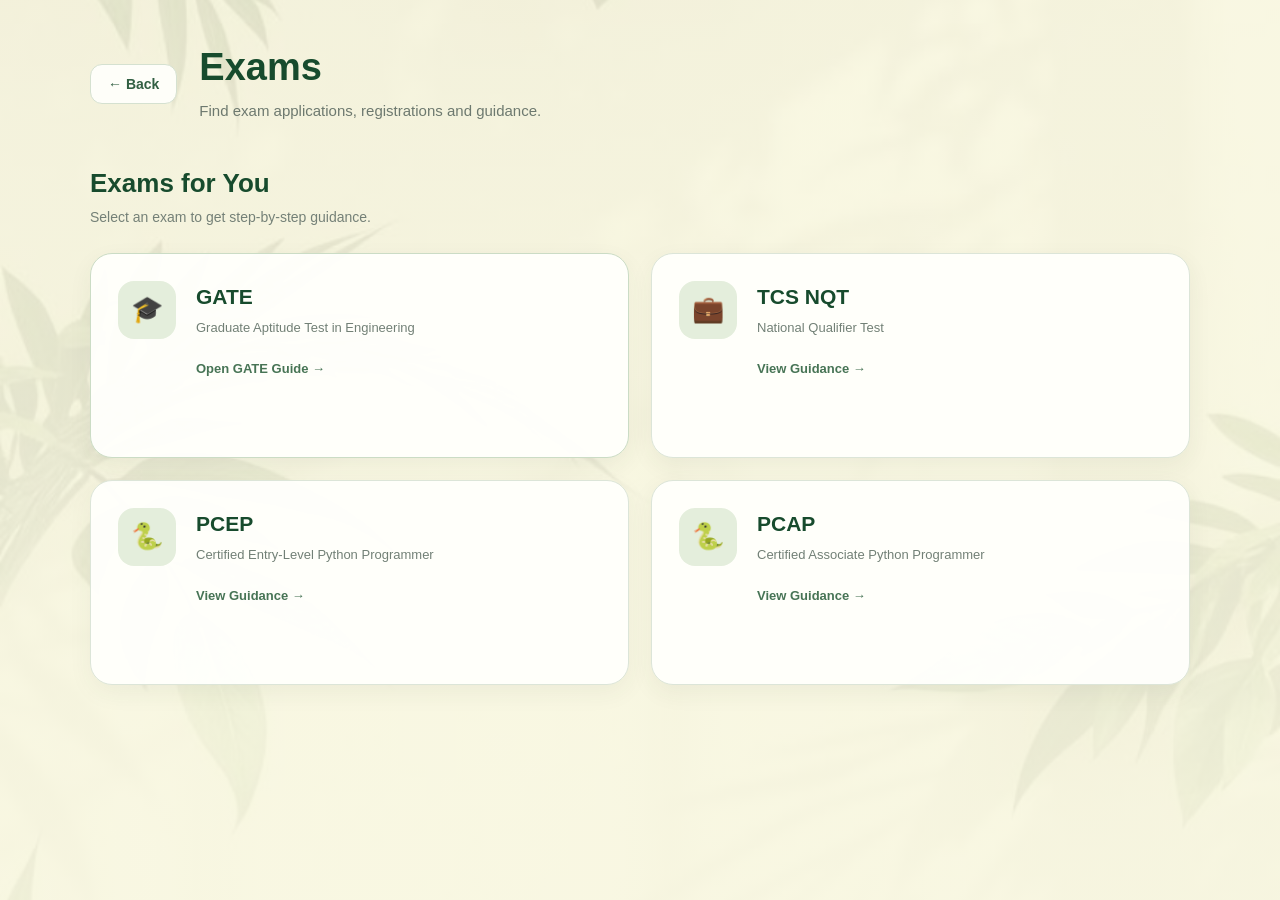
<file: frontend/services/exams.html>
<!DOCTYPE html>
<html lang="en">
<head>
    <meta charset="UTF-8">
    <meta name="viewport" content="width=device-width, initial-scale=1.0">
    <title>GreenPath | Exams</title>
    <link rel="stylesheet" href="../css/exams.css">
</head>
<body>
    <main class="exams-page">
        <header class="page-header">
            <button
                type="button"
                class="back-button"
                onclick="goBack()"
            >
                ← Back
            </button>
            <div>
                <h1>Exams</h1>
                <p>
                    Find exam applications, registrations and guidance.
                </p>
            </div>
        </header>
        <section class="exam-section">
            <div class="section-heading">
                <h2>
                    Exams for You
                </h2>
                <p>
                    Select an exam to get step-by-step guidance.
                </p>
            </div>
            <div class="exam-grid">
                <!-- GATE CARD -->
                <div
                    class="exam-card gate-card"
                    onclick="openGateGuide()"
                >
                    <div class="exam-icon">
                        🎓
                    </div>
                    <div class="exam-content">
                        <h3>
                            GATE
                        </h3>
                        <p>
                            Graduate Aptitude Test in Engineering
                        </p>
                        <span class="exam-action">
                            Open GATE Guide →
                        </span>
                    </div>
                </div>
                <!-- TCS NQT CARD -->
                <div
                    class="exam-card"
                    onclick="openExamGuide('TCS NQT')"
                >
                    <div class="exam-icon">
                        💼
                    </div>
                    <div class="exam-content">
                        <h3>
                            TCS NQT
                        </h3>
                        <p>
                            National Qualifier Test
                        </p>
                        <span class="exam-action">
                            View Guidance →
                        </span>
                    </div>
                </div>
                <!-- PCEP CARD -->
                <div
                    class="exam-card"
                    onclick="openExamGuide('PCEP')"
                >
                    <div class="exam-icon">
                        🐍
                    </div>
                    <div class="exam-content">
                        <h3>
                            PCEP
                        </h3>
                        <p>
                            Certified Entry-Level Python Programmer
                        </p>
                        <span class="exam-action">
                            View Guidance →
                        </span>
                    </div>
                </div>
                <!-- PCAP CARD -->
                <div
                    class="exam-card"
                    onclick="openExamGuide('PCAP')"
                >
                    <div class="exam-icon">
                        🐍
                    </div>
                    <div class="exam-content">
                        <h3>
                            PCAP
                        </h3>
                        <p>
                            Certified Associate Python Programmer
                        </p>
                        <span class="exam-action">
                            View Guidance →
                        </span>
                    </div>
                </div>
            </div>
        </section>
    </main>
    <script src="../js/exams.js"></script>
</body>
</html>
</file>
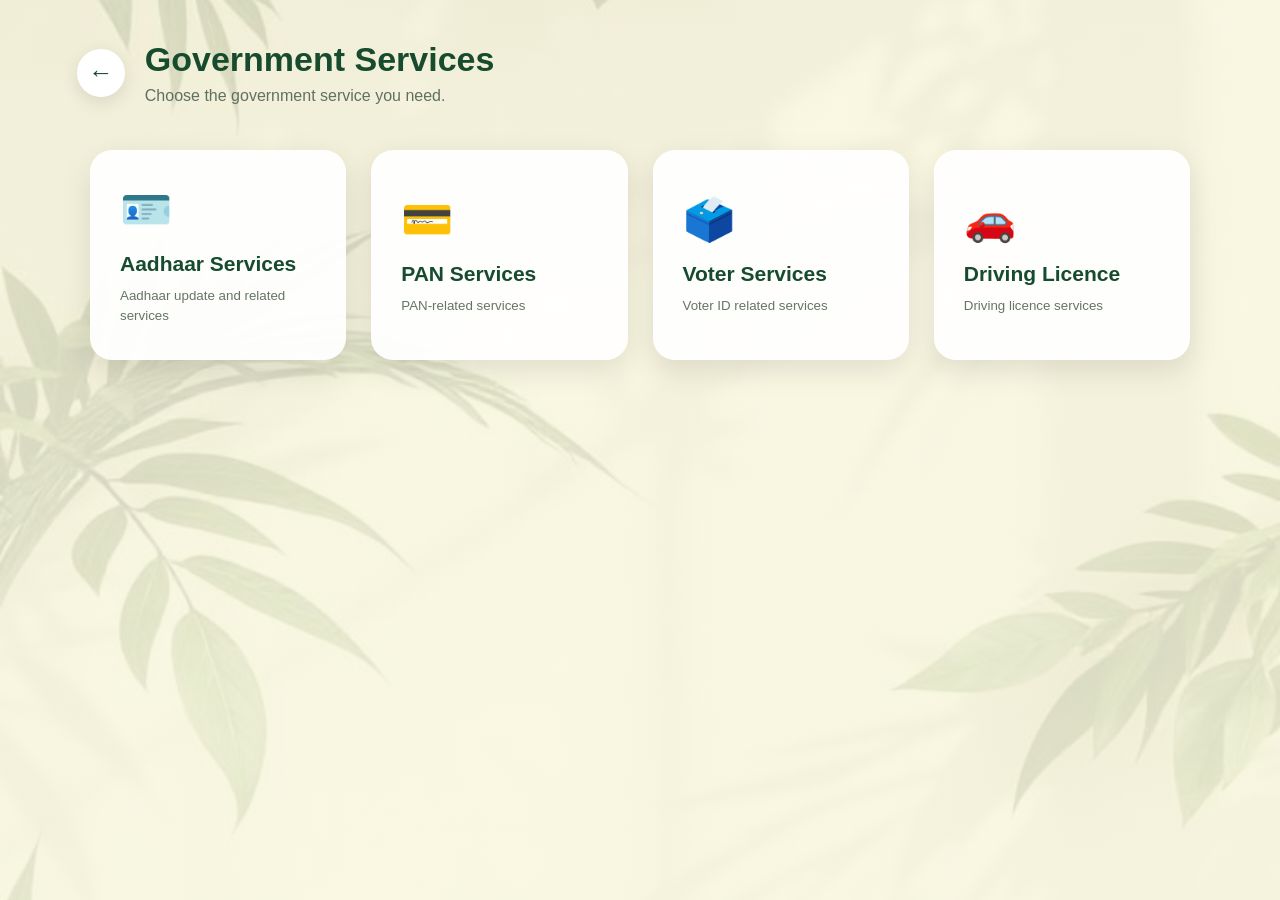
<file: frontend/services/government-services.html>
<!DOCTYPE html>
<html lang="en">

<head>
    <meta charset="UTF-8">
    <meta name="viewport" content="width=device-width, initial-scale=1.0">

    <title>GreenPath | Government Services</title>

    <link rel="stylesheet" href="../css/government-services.css">
</head>

<body>

    <!-- =====================================================
         GOVERNMENT SERVICES
    ====================================================== -->

    <section id="governmentScreen" class="screen">

        <div class="page-header">

            <button
                class="back-button"
                onclick="goToDashboard()">
                ←
            </button>

            <div>

                <h1>Government Services</h1>

                <p>
                    Choose the government service you need.
                </p>

            </div>

        </div>


        <div class="service-grid">

            <!-- AADHAAR -->

            <button
                class="service-card"
                onclick="openAadhaarGuide()">

                <div class="service-icon">
                    🪪
                </div>

                <h2>
                    Aadhaar Services
                </h2>

                <p>
                    Aadhaar update and related services
                </p>

            </button>


            <!-- PAN -->

            <button
                class="service-card"
                onclick="showComingSoon('PAN Services')">

                <div class="service-icon">
                    💳
                </div>

                <h2>
                    PAN Services
                </h2>

                <p>
                    PAN-related services
                </p>

            </button>


            <!-- VOTER -->

            <button
                class="service-card"
                onclick="showComingSoon('Voter Services')">

                <div class="service-icon">
                    🗳️
                </div>

                <h2>
                    Voter Services
                </h2>

                <p>
                    Voter ID related services
                </p>

            </button>


            <!-- DRIVING LICENCE -->

            <button
                class="service-card"
                onclick="showComingSoon('Driving Licence')">

                <div class="service-icon">
                    🚗
                </div>

                <h2>
                    Driving Licence
                </h2>

                <p>
                    Driving licence services
                </p>

            </button>

        </div>

    </section>


    <script src="../js/government-services.js"></script>

</body>

</html>
</file>
<file: frontend/css/style.css>
* {
    margin: 0;
    padding: 0;
    box-sizing: border-box;
}

body {
    min-height: 100vh;
    font-family: Georgia, "Times New Roman", serif;
    overflow-x: hidden;
}

/* =========================
   LOGIN PAGE
========================= */

.login-page {
    min-height: 100vh;
    width: 100%;
    display: flex;
    justify-content: center;
    align-items: center;
    padding: 40px 20px;
    position: relative;
    background-image: url("../assets/images/greenpath-bg.jpg");
    background-size: 100% 100%;
    background-position: center;
    background-repeat: no-repeat;
}

/* Soft overlay */

.login-page::before {
    content: "";
    position: absolute;
    inset: 0;
    background: rgba(245, 241, 216, 0.12);
    pointer-events: none;
}

/* =========================
   LOGIN CARD
========================= */

.login-card {
    position: relative;
    z-index: 2;
    width: 540px;
    max-width: 95%;
    padding: 42px 48px 40px;
    background: rgba(255, 253, 241, 0.93);
    border-radius: 28px;
    border: 1px solid rgba(255, 255, 255, 0.8);
    box-shadow: 0 20px 50px rgba(43, 72, 43, 0.20);
    backdrop-filter: blur(3px);
    text-align: center;
}

/* =========================
   LOGO
========================= */

.logo {
    display: flex;
    justify-content: center;
    align-items: center;
    gap: 8px;
    margin-bottom: 4px;
}

.logo-leaf {
    font-size: 34px;
    line-height: 1;
}

.logo h1 {
    font-size: 39px;
    font-weight: 600;
    color: #285438;
    letter-spacing: -1px;
}

/* =========================
   TAGLINE
========================= */

.tagline {
    color: #718071;
    font-family: Arial, sans-serif;
    font-size: 16px;
    margin-bottom: 36px;
}

/* =========================
   HEADINGS
========================= */

.login-card h2 {
    color: #244f32;
    font-size: 36px;
    font-weight: 600;
    margin-bottom: 7px;
}

.subtitle {
    color: #7c817c;
    font-family: Arial, sans-serif;
    font-size: 15px;
    margin-bottom: 30px;
}

/* =========================
   FORM
========================= */

.form-group {
    text-align: left;
    margin-bottom: 19px;
}

.form-group label {
    display: block;
    color: #285238;
    font-size: 17px;
    font-weight: 600;
    margin-bottom: 8px;
}

/* =========================
   INPUT BOX
========================= */

.input-box {
    width: 100%;
    height: 58px;
    display: flex;
    align-items: center;
    gap: 12px;
    padding: 0 17px;
    border: 1.5px solid #cdd5c9;
    border-radius: 13px;
    background: rgba(255, 255, 250, 0.72);
    transition: 0.2s;
}

.input-box:focus-within {
    border-color: #527d52;
    box-shadow: 0 0 0 3px rgba(82, 125, 82, 0.10);
}

.input-icon {
    width: 25px;
    font-size: 21px;
    color: #396647;
    flex-shrink: 0;
}

.input-box input {
    width: 100%;
    height: 100%;
    border: none;
    outline: none;
    background: transparent;
    color: #294d35;
    font-family: Arial, sans-serif;
    font-size: 15px;
}

.input-box input::placeholder {
    color: #999f9a;
}

/* =========================
   PASSWORD BUTTON
========================= */

.eye-button {
    border: none;
    background: transparent;
    cursor: pointer;
    font-size: 18px;
    color: #416548;
    padding: 4px;
}

/* =========================
   FORGOT PASSWORD
========================= */

.forgot-container {
    text-align: right;
    margin-top: -3px;
    margin-bottom: 25px;
}

.forgot-container a {
    color: #17643d;
    font-family: Arial, sans-serif;
    font-size: 15px;
    text-decoration: none;
}

.forgot-container a:hover {
    text-decoration: underline;
}

/* =========================
   LOGIN BUTTON
========================= */

.login-button {
    width: 100%;
    height: 60px;
    border: none;
    border-radius: 32px;
    background: linear-gradient(90deg, #4e814c, #548b51);
    color: white;
    font-family: Arial, sans-serif;
    font-size: 18px;
    font-weight: 600;
    cursor: pointer;
    transition: 0.2s;
}

.login-button:hover {
    background: linear-gradient(90deg, #426f40, #4a7d47);
    transform: translateY(-1px);
}

.login-button:active {
    transform: translateY(0);
}

/* =========================
   LOGIN MESSAGE
========================= */

#loginMessage {
    min-height: 20px;
    margin-top: 15px;
    padding: 8px;
    border-radius: 10px;
    color: #4d7557;
    background: rgba(225, 230, 203, 0.55);
    font-family: Arial, sans-serif;
    font-size: 13px;
}

/* =========================
   MOBILE
========================= */

@media (max-width: 650px) {
    .login-page {
        padding: 20px 12px;
        align-items: center;
    }

    .login-card {
        width: 100%;
        padding: 32px 24px;
    }

    .logo h1 {
        font-size: 32px;
    }

    .login-card h2 {
        font-size: 30px;
    }

    .tagline {
        font-size: 14px;
    }
}

/* =========================
   FORGOT PASSWORD / OTP
========================= */

.back-login {
    margin-top: 25px;
}

.back-login a {
    color: #17643d;
    font-family: Arial, sans-serif;
    font-size: 15px;
    text-decoration: none;
}

.back-login a:hover {
    text-decoration: underline;
}

#forgotMessage,
#otpMessage,
#resetMessage {
    min-height: 20px;
    margin-top: 15px;
    padding: 8px;
    border-radius: 10px;
    color: #4d7557;
    background: rgba(225, 230, 203, 0.55);
    font-family: Arial, sans-serif;
    font-size: 13px;
}

.demo-otp {
    margin-top: 8px;
    font-size: 18px;
    font-weight: bold;
    letter-spacing: 3px;
    color: #285438;
}
</file>
<file: frontend/css/dashboard.css>
/* =========================================
   GREENPATH DASHBOARD
   ========================================= */

* {
    margin: 0;
    padding: 0;
    box-sizing: border-box;
}

html {
    scroll-behavior: smooth;
}

body {
    min-height: 100vh;
    font-family: Arial, Helvetica, sans-serif;
    color: #174b2d;

    background-image:
        linear-gradient(
            rgba(248, 247, 226, 0.70),
            rgba(248, 247, 226, 0.78)
        ),
        url("../assets/images/greenpath-bg.jpg");

    background-size: cover;
    background-position: center;
    background-repeat: no-repeat;
    background-attachment: fixed;

    overflow-x: hidden;
}


/* =========================================
   NAVBAR
   ========================================= */

.navbar {
    width: 100%;
    min-height: 78px;

    padding: 12px 42px;

    display: flex;
    align-items: center;
    justify-content: space-between;

    background: rgba(255, 255, 255, 0.94);

    border-bottom: 1px solid #dfe9dc;

    box-shadow:
        0 4px 18px rgba(50, 90, 60, 0.08);

    position: sticky;
    top: 0;
    z-index: 100;
}


/* =========================================
   BRAND
   ========================================= */

.brand {
    display: flex;
    align-items: center;
    gap: 11px;
}

.brand-icon {
    width: 45px;
    height: 45px;

    display: flex;
    align-items: center;
    justify-content: center;

    background: #e3f0df;

    border: 1px solid #d1e4cc;

    border-radius: 13px;

    font-size: 24px;
}

.brand h1 {
    font-size: 21px;
    font-weight: 700;
    color: #174b2d;
}

.brand p {
    margin-top: 3px;

    font-size: 11px;
    color: #789080;
}


/* =========================================
   NAV ACTIONS
   ========================================= */

.nav-actions {
    display: flex;
    align-items: center;
    gap: 10px;
}

.nav-icon {
    width: 40px;
    height: 40px;

    border: 1px solid #d8e6d4;

    background: rgba(255, 255, 255, 0.92);

    border-radius: 11px;

    font-size: 17px;

    cursor: pointer;

    transition:
        background 0.2s ease,
        transform 0.2s ease,
        box-shadow 0.2s ease;
}

.nav-icon:hover {
    background: #f4f9f2;

    transform: translateY(-1px);

    box-shadow:
        0 5px 14px rgba(50, 90, 60, 0.10);
}


/* =========================================
   PROFILE BUTTON
   ========================================= */

.profile-button {
    border: 1px solid #d8e6d4;

    background: rgba(255, 255, 255, 0.92);

    min-width: 180px;

    padding: 7px 12px 7px 8px;

    border-radius: 14px;

    display: flex;
    align-items: center;

    gap: 10px;

    cursor: pointer;

    color: #174b2d;

    text-align: left;

    box-shadow:
        0 4px 12px rgba(50, 90, 60, 0.08);

    transition:
        background 0.2s ease,
        box-shadow 0.2s ease,
        transform 0.2s ease;
}

.profile-button:hover {
    background: #f7fbf5;

    box-shadow:
        0 7px 18px rgba(50, 90, 60, 0.13);

    transform: translateY(-1px);
}

.profile-avatar {
    width: 40px;
    height: 40px;

    border-radius: 50%;

    display: flex;
    align-items: center;
    justify-content: center;

    background: #e3f0df;

    font-size: 20px;

    flex-shrink: 0;
}

.profile-user-info {
    display: flex;
    flex-direction: column;

    flex: 1;

    min-width: 0;
}

.profile-name {
    font-size: 14px;
    font-weight: 700;

    color: #174b2d;

    white-space: nowrap;
    overflow: hidden;
    text-overflow: ellipsis;
}

.profile-label {
    margin-top: 2px;

    font-size: 11px;

    color: #789080;
}

.profile-arrow {
    font-size: 16px;
    color: #52745d;

    flex-shrink: 0;
}


/* =========================================
   MAIN DASHBOARD
   ========================================= */

.dashboard-container {
    width: 100%;
    max-width: 1180px;

    margin: 0 auto;

    padding: 42px 28px 70px;
}


/* =========================================
   WELCOME SECTION
   ========================================= */

.welcome-section {
    display: flex;
    align-items: center;
    justify-content: space-between;

    margin-bottom: 25px;
}

.welcome-small {
    font-size: 13px;

    color: #6c8975;

    font-weight: 600;

    margin-bottom: 6px;
}

.welcome-section h2 {
    font-size: 31px;

    line-height: 1.2;

    color: #174b2d;
}

.welcome-text {
    margin-top: 9px;

    font-size: 14px;

    color: #6f8075;
}


/* =========================================
   SEARCH SECTION
   ========================================= */

.search-section {
    width: 100%;

    margin-bottom: 38px;

    position: relative;
}

.search-box {
    width: 100%;
    max-width: 760px;

    height: 55px;

    display: flex;
    align-items: center;

    background: rgba(255, 255, 255, 0.95);

    border: 1px solid #d7e5d3;

    border-radius: 14px;

    padding: 0 18px;

    box-shadow:
        0 6px 20px rgba(50, 90, 60, 0.08);

    transition:
        border-color 0.2s ease,
        box-shadow 0.2s ease;
}

.search-box:focus-within {
    border-color: #7ca889;

    box-shadow:
        0 7px 22px rgba(50, 90, 60, 0.13);
}

.search-icon {
    font-size: 19px;

    margin-right: 12px;

    opacity: 0.75;
}

.search-box input {
    width: 100%;

    border: none;
    outline: none;

    background: transparent;

    font-size: 14px;

    color: #174b2d;
}

.search-box input::placeholder {
    color: #9aa79e;
}


/* =========================================
   SEARCH RESULTS
   ========================================= */

.search-results {
    display: none;

    position: absolute;

    top: 63px;
    left: 0;

    width: 100%;
    max-width: 760px;

    background: #ffffff;

    border: 1px solid #dce8d9;

    border-radius: 13px;

    box-shadow:
        0 12px 30px rgba(50, 90, 60, 0.14);

    overflow: hidden;

    z-index: 50;
}

.search-result-item {
    min-height: 52px;

    padding: 13px 17px;

    display: flex;
    align-items: center;

    gap: 12px;

    cursor: pointer;

    border-bottom: 1px solid #edf2eb;

    color: #174b2d;

    font-size: 14px;

    transition:
        background 0.2s ease;
}

.search-result-item:last-child {
    border-bottom: none;
}

.search-result-item:hover {
    background: #f4f9f2;
}

.search-result-icon {
    width: 31px;
    height: 31px;

    display: flex;
    align-items: center;
    justify-content: center;

    background: #e9f3e5;

    border-radius: 9px;

    font-size: 14px;
}

.no-results {
    padding: 18px;

    text-align: center;

    color: #7a8b80;

    font-size: 14px;
}


/* =========================================
   SECTION HEADING
   ========================================= */

.section-heading {
    display: flex;
    align-items: center;
    justify-content: space-between;

    margin-bottom: 18px;
}

.section-heading h2 {
    font-size: 22px;

    color: #174b2d;
}

.section-heading p {
    margin-top: 4px;

    font-size: 13px;

    color: #7a8b80;
}


/* =========================================
   SERVICES
   ========================================= */

.quick-actions {
    margin-bottom: 48px;
}


/* =========================================
   SERVICE CARD GRID
   ========================================= */

.action-grid {
    display: grid;

    grid-template-columns:
        repeat(3, minmax(0, 1fr));

    gap: 20px;
}


/* =========================================
   SERVICE CARD
   ========================================= */

.action-card {
    min-height: 185px;

    padding: 24px 22px;

    background: rgba(255, 255, 255, 0.94);

    border: 1px solid #dce8d9;

    border-radius: 18px;

    cursor: pointer;

    box-shadow:
        0 7px 22px rgba(50, 90, 60, 0.08);

    transition:
        transform 0.22s ease,
        box-shadow 0.22s ease,
        border-color 0.22s ease,
        background 0.22s ease;
}

.action-card:hover {
    transform: translateY(-5px);

    background: #ffffff;

    border-color: #bfd6ba;

    box-shadow:
        0 13px 30px rgba(50, 90, 60, 0.14);
}

.action-card:active {
    transform: translateY(-2px);
}


/* =========================================
   SERVICE ICON
   ========================================= */

.action-icon {
    width: 51px;
    height: 51px;

    display: flex;
    align-items: center;
    justify-content: center;

    margin-bottom: 17px;

    background: #e6f1e2;

    border: 1px solid #d4e5cf;

    border-radius: 14px;

    font-size: 25px;
}


/* =========================================
   SERVICE TITLE
   ========================================= */

.action-card h3 {
    font-size: 17px;

    line-height: 1.3;

    color: #174b2d;

    margin-bottom: 8px;
}


/* =========================================
   SERVICE DESCRIPTION
   ========================================= */

.action-card p {
    font-size: 13px;

    line-height: 1.55;

    color: #718178;
}


/* =========================================
   RECENTLY VIEWED
   ========================================= */

.recent-section {
    margin-top: 10px;
}

.recent-grid {
    display: grid;

    grid-template-columns:
        repeat(3, minmax(0, 1fr));

    gap: 15px;
}


/* =========================================
   RECENT CARD
   ========================================= */

.recent-card {
    min-height: 82px;

    padding: 14px 15px;

    display: flex;
    align-items: center;

    gap: 12px;

    background: rgba(255, 255, 255, 0.94);

    border: 1px solid #dce8d9;

    border-radius: 14px;

    cursor: pointer;

    box-shadow:
        0 5px 15px rgba(50, 90, 60, 0.06);

    transition:
        transform 0.2s ease,
        box-shadow 0.2s ease,
        border-color 0.2s ease;
}

.recent-card:hover {
    transform: translateY(-3px);

    border-color: #c4d9bf;

    box-shadow:
        0 9px 22px rgba(50, 90, 60, 0.11);
}


/* =========================================
   RECENT ICON
   ========================================= */

.recent-icon {
    width: 43px;
    height: 43px;

    flex-shrink: 0;

    display: flex;
    align-items: center;
    justify-content: center;

    background: #edf5e9;

    border-radius: 11px;

    font-size: 20px;
}


/* =========================================
   RECENT INFORMATION
   ========================================= */

.recent-info {
    min-width: 0;

    flex: 1;
}

.recent-info h3 {
    font-size: 14px;

    color: #174b2d;

    white-space: nowrap;

    overflow: hidden;

    text-overflow: ellipsis;
}

.recent-info p {
    margin-top: 4px;

    font-size: 11px;

    color: #829187;
}


/* =========================================
   RECENT ARROW
   ========================================= */

.recent-arrow {
    font-size: 19px;

    color: #5c8066;

    flex-shrink: 0;
}


/* =========================================
   EMPTY RECENTLY VIEWED
   ========================================= */

.empty-recent {
    min-height: 125px;

    grid-column: 1 / -1;

    display: flex;
    flex-direction: column;

    align-items: center;
    justify-content: center;

    background: rgba(255, 255, 255, 0.82);

    border: 1px dashed #cbdcc6;

    border-radius: 16px;

    color: #809087;
}

.empty-recent span {
    font-size: 26px;

    margin-bottom: 8px;

    opacity: 0.75;
}

.empty-recent p {
    font-size: 13px;
}


/* =========================================
   TABLET
   ========================================= */

@media (max-width: 950px) {

    .navbar {
        padding: 12px 25px;
    }

    .dashboard-container {
        padding-left: 22px;
        padding-right: 22px;
    }

    .action-grid {
        grid-template-columns:
            repeat(2, minmax(0, 1fr));
    }

    .recent-grid {
        grid-template-columns:
            repeat(2, minmax(0, 1fr));
    }

}


/* =========================================
   MOBILE
   ========================================= */

@media (max-width: 700px) {

    body {
        background-attachment: scroll;
    }


    /* NAVBAR */

    .navbar {
        min-height: 67px;

        padding: 10px 15px;
    }

    .brand {
        gap: 8px;
    }

    .brand-icon {
        width: 39px;
        height: 39px;

        border-radius: 11px;

        font-size: 20px;
    }

    .brand h1 {
        font-size: 18px;
    }

    .brand p {
        display: none;
    }


    .nav-actions {
        gap: 6px;
    }

    .nav-icon {
        width: 35px;
        height: 35px;

        font-size: 15px;
    }


    /* PROFILE */

    .profile-button {
        min-width: auto;

        padding: 5px 7px;

        border-radius: 11px;
    }

    .profile-avatar {
        width: 35px;
        height: 35px;

        font-size: 17px;
    }

    .profile-user-info {
        display: none;
    }

    .profile-arrow {
        display: none;
    }


    /* MAIN */

    .dashboard-container {
        padding:
            28px 15px 50px;
    }


    /* WELCOME */

    .welcome-section {
        margin-bottom: 22px;
    }

    .welcome-small {
        font-size: 12px;
    }

    .welcome-section h2 {
        font-size: 25px;
    }

    .welcome-text {
        font-size: 13px;

        line-height: 1.5;
    }


    /* SEARCH */

    .search-section {
        margin-bottom: 30px;
    }

    .search-box {
        height: 50px;

        padding: 0 14px;

        border-radius: 12px;
    }

    .search-icon {
        font-size: 17px;

        margin-right: 9px;
    }

    .search-box input {
        font-size: 13px;
    }

    .search-results {
        top: 58px;

        border-radius: 11px;
    }


    /* SECTION HEADING */

    .section-heading {
        margin-bottom: 15px;
    }

    .section-heading h2 {
        font-size: 20px;
    }

    .section-heading p {
        font-size: 12px;
    }


    /* SERVICES */

    .quick-actions {
        margin-bottom: 38px;
    }

    .action-grid {
        grid-template-columns: 1fr;

        gap: 13px;
    }

    .action-card {
        min-height: auto;

        padding: 18px;

        border-radius: 15px;

        display: grid;

        grid-template-columns:
            48px 1fr;

        column-gap: 13px;

        align-items: center;
    }

    .action-icon {
        width: 48px;
        height: 48px;

        grid-row: span 2;

        margin-bottom: 0;

        border-radius: 12px;

        font-size: 22px;
    }

    .action-card h3 {
        margin-bottom: 3px;

        font-size: 16px;
    }

    .action-card p {
        font-size: 12px;

        line-height: 1.45;
    }


    /* RECENT */

    .recent-grid {
        grid-template-columns: 1fr;

        gap: 11px;
    }

    .recent-card {
        min-height: 74px;

        padding: 12px;

        border-radius: 12px;
    }

    .recent-icon {
        width: 39px;
        height: 39px;

        border-radius: 10px;

        font-size: 18px;
    }

    .recent-info h3 {
        font-size: 13px;
    }

    .recent-info p {
        font-size: 10px;
    }

    .recent-arrow {
        font-size: 17px;
    }

    .empty-recent {
        min-height: 110px;
    }

}


/* =========================================
   SMALL MOBILE
   ========================================= */

@media (max-width: 430px) {

    .navbar {
        padding:
            9px 11px;
    }

    .brand h1 {
        font-size: 17px;
    }

    .nav-icon {
        display: none;
    }

    .dashboard-container {
        padding:
            24px 12px 45px;
    }

    .welcome-section h2 {
        font-size: 23px;
    }

    .welcome-text {
        max-width: 320px;
    }

    .action-card {
        padding: 16px;
    }

}


/* =========================================
   ACCESSIBILITY
   ========================================= */

button:focus-visible,
.action-card:focus-visible,
.recent-card:focus-visible,
input:focus-visible {
    outline: 2px solid #5d8b68;

    outline-offset: 2px;
}
</file>
<file: frontend/css/profile.css>
* {
    margin: 0;
    padding: 0;
    box-sizing: border-box;
}


body {

    min-height: 100vh;

    font-family:
        Arial,
        Helvetica,
        sans-serif;

    color: #174b2d;

    background-image:

        linear-gradient(
            rgba(248, 247, 226, 0.72),
            rgba(248, 247, 226, 0.80)
        ),

        url("../assets/images/greenpath-bg.jpg");

    background-size: cover;

    background-position: center;

    background-repeat: no-repeat;

    background-attachment: fixed;
}


.profile-page {

    min-height: 100vh;

    display: flex;

    align-items: center;

    justify-content: center;

    padding: 50px 20px;
}


.profile-card {

    width: 100%;

    max-width: 620px;

    background:
        rgba(255, 255, 255, 0.94);

    border:
        1px solid #dce8d9;

    border-radius: 24px;

    padding: 38px 42px;

    box-shadow:
        0 15px 45px
        rgba(50, 90, 60, 0.14);
}


/* PROFILE HEADER */

.profile-top {

    text-align: center;
}


.profile-avatar {

    width: 82px;

    height: 82px;

    margin: 0 auto 15px;

    border-radius: 50%;

    display: flex;

    align-items: center;

    justify-content: center;

    background: #e3f0df;

    font-size: 38px;

    border:
        1px solid #d0e3cb;
}


.profile-top h1 {

    font-size: 27px;

    color: #174b2d;

    font-weight: 700;
}


.profile-top p {

    margin-top: 6px;

    color: #718178;

    font-size: 14px;
}


.profile-divider {

    height: 1px;

    background: #e1e9df;

    margin:
        30px 0;
}


/* ACCOUNT INFORMATION */

.account-section h2 {

    font-size: 20px;

    color: #174b2d;

    margin-bottom: 18px;
}


.detail-list {

    border:
        1px solid #e0e9dd;

    border-radius: 15px;

    overflow: hidden;

    background: #ffffff;
}


.detail-item {

    padding:
        17px 20px;

    border-bottom:
        1px solid #e7eee5;
}


.detail-item:last-child {

    border-bottom: none;
}


.detail-label {

    font-size: 12px;

    color: #789080;

    margin-bottom: 6px;

    font-weight: 600;
}


.detail-value {

    font-size: 16px;

    color: #174b2d;

    font-weight: 600;

    word-break: break-word;
}


/* LOGOUT */

.profile-actions {

    margin-top: 30px;

    display: flex;

    justify-content: center;
}


.logout-button {

    width: 180px;

    height: 46px;

    border: none;

    border-radius: 10px;

    background: #36794b;

    color: white;

    font-size: 15px;

    font-weight: 600;

    cursor: pointer;

    transition:
        background 0.2s ease,
        transform 0.2s ease;
}


.logout-button:hover {

    background: #28623a;

    transform:
        translateY(-1px);
}


/* MOBILE */

@media (max-width: 600px) {

    .profile-page {

        padding:
            25px 15px;
    }


    .profile-card {

        padding:
            30px 22px;

        border-radius: 20px;
    }


    .profile-top h1 {

        font-size: 24px;
    }


    .detail-item {

        padding:
            15px 16px;
    }
}
</file>
<file: frontend/css/gate-guide.css>
* {
    box-sizing: border-box;
    margin: 0;
    padding: 0;
}

body {
    min-height: 100vh;
    font-family: Arial, Helvetica, sans-serif;
    color: #21452f;
    background-image:
        linear-gradient(
            rgba(248, 247, 226, 0.80),
            rgba(248, 247, 226, 0.88)
        ),
        url("../assets/images/greenpath-bg.jpg");
    background-size: cover;
    background-position: center;
    background-attachment: fixed;
    overflow-x: hidden;
}

.hidden {
    display: none !important;
}

.privacy-screen {
    min-height: 100vh;
    display: flex;
    align-items: center;
    justify-content: center;
    padding: 30px;
}

.privacy-card {
    width: 100%;
    max-width: 480px;
    background: rgba(255, 255, 255, 0.96);
    border-radius: 22px;
    padding: 38px 36px;
    text-align: center;
    box-shadow: 0 15px 45px rgba(55, 90, 65, 0.15);
    border: 1px solid #e0e9df;
}

.privacy-icon {
    width: 62px;
    height: 62px;
    margin: 0 auto 18px;
    display: flex;
    align-items: center;
    justify-content: center;
    background: #edf7ee;
    border-radius: 50%;
    font-size: 28px;
}

.privacy-card h1 {
    font-size: 27px;
    color: #183e29;
    margin-bottom: 12px;
}

.privacy-intro {
    color: #68776d;
    font-size: 14px;
    line-height: 1.6;
    margin-bottom: 25px;
}

.privacy-list {
    text-align: left;
    padding: 18px 22px;
    background: #f7faf6;
    border-radius: 12px;
    margin-bottom: 22px;
}

.privacy-list div {
    color: #5c6d61;
    font-size: 14px;
    margin: 10px 0;
}

.privacy-note {
    color: #718077;
    font-size: 12px;
    line-height: 1.6;
    margin-bottom: 23px;
}

.continue-button {
    width: 100%;
    border: none;
    border-radius: 10px;
    padding: 14px;
    background: #2f963f;
    color: white;
    font-size: 15px;
    font-weight: bold;
    cursor: pointer;
}

.continue-button:hover {
    background: #267d35;
}

.gate-page {
    min-height: 100vh;
    padding: 24px;
}

.gate-header {
    width: 100%;
    max-width: 1450px;
    margin: 0 auto 20px;
    min-height: 80px;
    padding: 17px 22px;
    background: rgba(255, 255, 255, 0.95);
    border: 1px solid #dfe9df;
    border-radius: 17px;
    display: flex;
    align-items: center;
    gap: 16px;
    box-shadow: 0 8px 25px rgba(60, 100, 70, 0.08);
}

.back-button {
    width: 44px;
    height: 44px;
    border: none;
    border-radius: 11px;
    background: #edf5ed;
    color: #28633e;
    font-size: 24px;
    cursor: pointer;
}

.header-title {
    flex: 1;
}

.header-title h1 {
    font-size: 26px;
    color: #244f34;
    margin-bottom: 4px;
}

.header-title p {
    font-size: 13px;
    color: #789080;
}

.progress-area {
    width: 240px;
}

.progress-area span {
    display: block;
    text-align: right;
    font-size: 13px;
    color: #63806c;
    margin-bottom: 7px;
}

.progress-bar {
    width: 100%;
    height: 7px;
    background: #e3ece3;
    border-radius: 20px;
    overflow: hidden;
}

.progress-fill {
    height: 100%;
    width: 7.69%;
    background: #3a9c69;
    border-radius: 20px;
    transition: width 0.3s ease;
}

.guide-layout {
    width: 100%;
    max-width: 1450px;
    margin: 0 auto;
    display: grid;
    grid-template-columns: minmax(0, 1fr) minmax(0, 1fr);
    gap: 20px;
    align-items: start;
}

.guide-card {
    width: 100%;
    background: rgba(255, 255, 255, 0.95);
    border: 1px solid #dfe9df;
    border-radius: 20px;
    padding: 25px;
    box-shadow: 0 8px 25px rgba(60, 100, 70, 0.08);
}

.guide-steps {
    display: flex;
    flex-direction: column;
    gap: 22px;
}

.guide-step {
    padding-bottom: 24px;
    border-bottom: 1px solid #e4ece4;
    animation: stepAppear 0.35s ease;
}

.guide-step:last-child {
    border-bottom: none;
    padding-bottom: 0;
}

@keyframes stepAppear {
    from {
        opacity: 0;
        transform: translateY(12px);
    }
    to {
        opacity: 1;
        transform: translateY(0);
    }
}

.step-heading {
    display: flex;
    align-items: center;
    gap: 14px;
    margin-bottom: 18px;
}

.step-number {
    width: 48px;
    height: 48px;
    flex-shrink: 0;
    border-radius: 50%;
    background: #35a66c;
    color: white;
    display: flex;
    align-items: center;
    justify-content: center;
    font-size: 19px;
    font-weight: bold;
}

.step-heading h2 {
    font-size: 21px;
    color: #183d29;
    line-height: 1.3;
}

.step-body {
    padding-left: 62px;
}

.step-body p {
    font-size: 14px;
    line-height: 1.7;
    color: #52655a;
    margin-bottom: 14px;
}

.step-list {
    margin: 15px 0 20px 20px;
}

.step-list li {
    margin-bottom: 10px;
    line-height: 1.6;
    color: #52655a;
    font-size: 14px;
}

.official-link {
    display: flex;
    align-items: center;
    gap: 10px;
    padding: 14px;
    background: #f5faf5;
    border: 1px solid #d6e7d8;
    border-radius: 10px;
    margin: 18px 0;
    text-decoration: none;
    color: #28764b;
    font-size: 13px;
    word-break: break-all;
}

.open-icon {
    margin-left: auto;
}

.tip-box {
    padding: 15px 17px;
    background: #f2f8ef;
    border: 1px solid #dcebd6;
    border-radius: 11px;
    margin-top: 16px;
}

.tip-title {
    font-weight: bold;
    color: #397047;
    margin-bottom: 5px;
    font-size: 13px;
}

.tip-box p {
    margin: 0;
    font-size: 13px;
}

.highlight {
    display: inline-block;
    padding: 3px 7px;
    background: #f5dfe1;
    color: #8b2630;
    border-radius: 5px;
    font-weight: bold;
}

.next-area {
    display: flex;
    justify-content: flex-end;
    padding-top: 22px;
}

.next-button {
    border: none;
    border-radius: 10px;
    padding: 13px 25px;
    background: #319662;
    color: white;
    font-size: 14px;
    font-weight: 600;
    cursor: pointer;
}

.next-button:hover {
    background: #287e51;
}

.right-column {
    width: 100%;
    display: flex;
    flex-direction: column;
    gap: 20px;
    position: sticky;
    top: 20px;
}

.side-card {
    width: 100%;
    background: rgba(255, 255, 255, 0.95);
    border: 1px solid #dfe9df;
    border-radius: 18px;
    padding: 20px;
    box-shadow: 0 8px 25px rgba(60, 100, 70, 0.08);
}

.side-title {
    display: flex;
    gap: 11px;
    align-items: flex-start;
    margin-bottom: 15px;
}

.side-title > span {
    font-size: 21px;
}

.side-title h2 {
    color: #28563a;
    font-size: 18px;
    margin-bottom: 4px;
}

.side-title p {
    color: #789080;
    font-size: 12px;
}

.image-container {
    width: 100%;
    min-height: 300px;
    max-height: 500px;
    padding: 8px;
    background: #f5f9f4;
    border: 1px solid #dce8dc;
    border-radius: 12px;
    overflow: auto;
    display: flex;
    align-items: flex-start;
    justify-content: center;
}

.image-container img {
    width: 100%;
    height: auto;
    display: block;
    border-radius: 7px;
    object-fit: contain;
}

.visual-description {
    margin-top: 10px;
    font-size: 12px;
    line-height: 1.5;
    color: #617366;
}

.question-buttons {
    display: grid;
    grid-template-columns: 1fr 1fr;
    gap: 7px;
    margin-bottom: 12px;
}

.question-button {
    width: 100%;
    border: 1px solid #dce8dc;
    background: #f6faf6;
    color: #456250;
    border-radius: 8px;
    padding: 9px;
    text-align: left;
    font-size: 11px;
    cursor: pointer;
}

.question-button:hover {
    background: #e9f4e9;
}

.chat-area {
    display: flex;
    gap: 7px;
}

.chat-area input {
    flex: 1;
    min-width: 0;
    border: 1px solid #d4e2d6;
    border-radius: 9px;
    padding: 11px;
    outline: none;
    font-size: 12px;
}

.chat-area button {
    width: 42px;
    border: none;
    border-radius: 9px;
    background: #319662;
    color: white;
    cursor: pointer;
}

.chat-answer {
    display: none;
    margin-top: 9px;
    padding: 10px;
    background: #eef7ef;
    border-radius: 8px;
    color: #4d6655;
    font-size: 12px;
    line-height: 1.5;
}

@media (max-width: 900px) {
    .guide-layout {
        grid-template-columns: 1fr;
    }

    .right-column {
        position: static;
    }
}

@media (max-width: 600px) {
    .gate-page {
        padding: 12px;
    }

    .gate-header {
        flex-wrap: wrap;
        padding: 14px;
    }

    .progress-area {
        width: 100%;
    }

    .progress-area span {
        text-align: left;
    }

    .guide-card {
        padding: 18px;
    }

    .step-body {
        padding-left: 0;
    }

    .step-heading h2 {
        font-size: 19px;
    }

    .question-buttons {
        grid-template-columns: 1fr;
    }

    .privacy-screen {
        padding: 18px;
    }

    .privacy-card {
        padding: 30px 23px;
    }

    .privacy-card h1 {
        font-size: 23px;
    }
}
</file>
<file: frontend/css/education.css>
* {
    box-sizing: border-box;
    margin: 0;
    padding: 0;
}
body {
    min-height: 100vh;
    font-family:
        Arial,
        Helvetica,
        sans-serif;
    color: #174b2d;
    background-image:
        linear-gradient(
            rgba(248, 247, 226, 0.78),
            rgba(248, 247, 226, 0.84)
        ),
        url("../assets/images/greenpath-bg.jpg");
    background-size: cover;
    background-position: center;
    background-repeat: no-repeat;
    background-attachment: fixed;
}
.top-bar {
    width: 100%;
    min-height: 70px;
    display: flex;
    align-items: center;
    justify-content: space-between;
    padding: 15px 40px;
    background:
        rgba(255, 255, 255, 0.88);
    border-bottom:
        1px solid rgba(23, 75, 45, 0.15);
}
.brand {
    display: flex;
    align-items: center;
    gap: 8px;
    font-size: 21px;
}
.brand span {
    font-size: 27px;
}
.back-button,
.small-back {
    border: none;
    background: none;
    color: #174b2d;
    font-size: 15px;
    font-weight: 600;
    cursor: pointer;
}
.education-container {
    width: min(1100px, 92%);
    margin:
        45px auto
        70px;
}
.section {
    animation:
        fadeIn 0.3s ease;
}
.hidden {
    display: none;
}
h1 {
    font-size: 34px;
    margin-bottom: 10px;
}
.description {
    color: #55705e;
    font-size: 16px;
    margin-bottom: 30px;
    line-height: 1.6;
}
.choice-grid {
    display: grid;
    grid-template-columns:
        repeat(3, 1fr);
   gap: 22px;
}
.choice-card {
    min-height: 170px;
    padding: 25px;
    border:
        1px solid #d8e4d9;
    border-radius: 18px;
    background:
        rgba(255, 255, 255, 0.92);
    box-shadow:
        0 8px 25px
        rgba(39, 74, 45, 0.08);
    cursor: pointer;
    text-align: left;
    transition: 0.25s;
}
.choice-card:hover {
    transform:
        translateY(-5px);
    border-color:
        #5b9b68;
    box-shadow:
        0 12px 30px
        rgba(39, 74, 45, 0.14);
}
.choice-card span {
    font-size: 35px;
}
.choice-card h3 {
    margin-top: 15px;
    margin-bottom: 7px;
    font-size: 20px;
}
.choice-card p {
    color: #718477;
}
.year-grid {
    display: grid;
    grid-template-columns:
        repeat(4, 1fr);
    gap: 20px;
}
.year-grid button {
    min-height: 120px;
    border:
        1px solid #d8e4d9;
    border-radius: 17px;
    background:
        rgba(255, 255, 255, 0.93);
    color: #174b2d;
    font-size: 20px;
    font-weight: bold;
    cursor: pointer;
    transition: 0.25s;
}
.year-grid button:hover {
    transform:
        translateY(-4px);
    background:
        #eef7ec;
    border-color:
        #5b9b68;
}
.category-title {
    margin-top: 35px;
    margin-bottom: 17px;
    font-size: 22px;
}
.learning-grid {
    display: grid;
    grid-template-columns:
        repeat(3, 1fr);
    gap: 18px;
}
.learning-card {
    position: relative;
    min-height: 190px;
    padding: 22px;
    text-align: left;
    border:
        1px solid #d8e4d9;
    border-radius: 17px;
    background:
        rgba(255, 255, 255, 0.94);
    cursor: pointer;
    color: #174b2d;
    transition: 0.25s;
}
.learning-card:hover {
    transform:
        translateY(-5px);
    box-shadow:
        0 12px 28px
        rgba(30, 70, 40, 0.13);
    border-color:
        #66a473;
}
.topic-icon,
.big-topic-icon {
    display: flex;
    align-items: center;
    justify-content: center;
    background:
        #edf6eb;
}
.topic-icon {
    width: 52px;
    height: 52px;
    margin-bottom: 14px;
    border-radius: 14px;
    font-size: 24px;
    font-weight: bold;
}
.learning-card h3 {
    font-size: 19px;
    margin-bottom: 8px;
}
.learning-card p {
    color: #718477;
    font-size: 14px;
}
.explore {
    position: absolute;
    right: 20px;
    bottom: 18px;
    font-size: 13px;
    font-weight: bold;
    color: #39754b;
}
.topic-header,
.guide-title {
    display: flex;
    align-items: center;
    gap: 20px;
    margin:
        25px 0
        30px;
}
.big-topic-icon {
    width: 75px;
    height: 75px;
    flex-shrink: 0;
    border-radius: 20px;
    font-size: 38px;
}
.topic-header h1,
.guide-title h1 {
    margin-bottom: 5px;
}
.certification-grid {
    display: grid;
    grid-template-columns:
        repeat(3, 1fr);
    gap: 20px;
}
.certification-card {
    padding: 25px;
    background:
        rgba(255, 255, 255, 0.95);
    border:
        1px solid #d9e4d9;
    border-radius: 18px;
    box-shadow:
        0 8px 25px
        rgba(30, 70, 40, 0.07);
}
.certification-card h2 {
    font-size: 30px;
    margin:
        15px 0 7px;
}
.certification-card h3 {
    font-size: 17px;
    line-height: 1.4;
    margin-bottom: 13px;
}
.certification-card p {
    color: #65766a;
    font-size: 14px;
    line-height: 1.6;
    min-height: 70px;
}
.cert-level {
    display: inline-block;
    padding:
        6px 10px;
    border-radius: 20px;
    background:
        #e8f3e5;
    color:
        #28683e;
    font-size: 11px;
    font-weight: bold;
}
.cert-level.associate {
    background:
        #e7f0f7;
   color:
        #35657f;
}
.cert-level.professional {
    background:
        #f2e9da;
    color:
        #765b2f;
}
.cert-actions {
    display: flex;
    flex-direction: column;
    gap: 9px;
    margin-top: 20px;
}
.cert-actions button {
    width: 100%;
    min-height: 42px;
    border: none;
    border-radius: 9px;
    cursor: pointer;
    font-weight: bold;
}
.cert-actions button:first-child {
    background:
        #28683e;
    color: white;
}
.cert-actions button:first-child:hover {
    background:
        #1d522f;
}
.cert-actions .guide-button {
    background:
        #edf6eb;
    color:
        #28683e;
    border:
        1px solid #cfe0cf;
}
.source-note {
    margin-top: 20px;
    padding: 18px;
    border-radius: 13px;
    background:
        rgba(239, 247, 236, 0.9);
    color:
        #536d58;
    line-height: 1.6;
    font-size: 14px;
}
.guide-card {
    margin-top: 22px;
    padding: 26px;
    background:
        rgba(255, 255, 255, 0.95);
    border:
        1px solid #d9e4d9;
    border-radius: 19px;
    box-shadow:
        0 8px 25px
        rgba(30, 70, 40, 0.07);
}
.guide-card h2 {
    margin-bottom: 10px;
    font-size: 21px;
}
.guide-description {
    color: #65766a;
    line-height: 1.6;
    margin-bottom: 20px;
}
.guide-card-header {
    display: flex;
    align-items: center;
    justify-content: space-between;
    gap: 20px;
}
.guide-card-header p {
    color: #65766a;
    line-height: 1.5;
    margin-top: 5px;
}
.guide-card-header button {
    flex-shrink: 0;
    padding:
        13px 18px;
    border: none;
    border-radius: 10px;
    background:
        #28683e;
    color: white;
    font-weight: bold;
    cursor: pointer;
}
.website-blueprint {
    max-width: 760px;
    margin:
        22px auto
        5px;
    border:
        1px solid #c8d5c8;
    border-radius: 12px;
    overflow: hidden;
    background: #fafcf9;
}
.website-top {
    display: flex;
    align-items: center;
    gap: 25px;
    padding: 16px 20px;
    background:
        #e4eee1;
    border-bottom:
        1px solid #c8d5c8;
}
.website-top span {
    color: #617064;
    font-size: 13px;
}
.website-body {
    padding: 22px
}

.website-heading {
    padding:
        18px;
    margin-bottom: 15px;
    border-radius: 9px;
    background:
        #f0f6ee;
    font-size: 19px;
    font-weight: bold;
}
.website-option {
    display: flex;
    align-items: center;
    gap: 13px;
    padding:
        16px;
    margin-bottom: 10px;
    border:
        1px solid #d6e1d6;
    border-radius: 9px;
    background: white;
    cursor: pointer;
    transition: 0.2s;
}
.website-option span:last-child {
    margin-left: auto;
}
.website-option:hover {
    background:
        #edf6eb;
    border-color:
        #79a77f;
}
.location-guide {
    min-height: 80px;
    padding: 20px;
    border-radius: 12px;
    background:
        #f1f7ef;
    border:
        1px solid #dce9dc;
    color:
        #4f6655;
    line-height: 1.7;
}
.form-blueprint {
    max-width: 760px;
    margin:
        20px auto;
    padding: 22px;
    border:
        2px solid #cbd8ca;
    border-radius: 12px;
   background:
        #fafcf9;
}
.form-title {
    padding: 16px;
    margin-bottom: 20px;
    text-align: center;
    border-radius: 8px;
    background:
        #dfeddb;
    font-weight: bold;
}
.field-row {
    display: flex;
    gap: 15px;
    margin-bottom: 18px;
}
.field-number {
    width: 38px;
    height: 38px;
    display: flex;
    align-items: center;
    justify-content: center;
    flex-shrink: 0;
    border-radius: 50%;
    background:
        #28683e;
    color: white;
    font-weight: bold;
}
.field-content {
    flex: 1;
}
.field-content strong {
    display: block;
    margin-bottom: 7px;
}
.fake-input {
    min-height: 44px;
    padding: 12px;
    border:
        1px solid #bdcbbd;
    border-radius: 7px;
    background: white;
    color: #929a93;
}
.field-content small {
    display: block;
    margin-top: 6px;
    color: #667568;
    line-height: 1.4;
}
.privacy-note {
    padding: 15px;
    margin-top: 18px;
    border-radius: 10px;
    background:
        #fff8e8;
    border:
        1px solid #ead9a9;
    color:
        #66572e;
    line-height: 1.6;
   font-size: 13px;
}
.chat-card {
    margin-top: 25px;
    overflow: hidden;
    border-radius: 20px;
    background: white;
    border:
        1px solid #d9e4d9;
    box-shadow:
        0 10px 30px
        rgba(30, 70, 40, 0.09);
}
.chat-header {
    display: flex;
    justify-content: space-between;
    align-items: center;
    padding:
        17px 20px;
    background:
        #28683e;
    color: white;
}
.chat-header div {
    display: flex;
    align-items: center;
    gap: 8px;
}
.online {
    font-size: 12px;
    color:
        #dff2df;
}
.chat-messages {
    min-height: 160px;
    max-height: 350px;
    overflow-y: auto;
    padding: 20px;
   background:
        #f7faf5;
}
.bot-message,
.user-message {
    max-width: 78%;
    padding:
        12px 15px;
    margin-bottom: 12px;
    border-radius: 13px;
    line-height: 1.5;
    font-size: 14px;
}
.bot-message {
    background: white;
    border:
        1px solid #dce7dc;
}
.user-message {
    margin-left: auto;
    background:
        #dfeedd;
    text-align: right;
}
.quick-questions {
    display: flex;
    flex-wrap: wrap;
    gap: 8px;
    padding:
        15px 18px;
    border-top:
        1px solid #e4e9e4;
}
.quick-questions button {
    border:
        1px solid #bcd0bd;
    background:
        #f7fbf6;
    color:
        #28683e;
    padding:
        9px 12px;
    border-radius: 20px;
    cursor: pointer;
    font-size: 12px;
}
.quick-questions button:hover {
    background:
        #e8f3e6;
}
.chat-input-area {
    display: flex;
    align-items: center;
    gap: 8px;
    padding: 13px;
    border-top:
        1px solid #e4e9e4;
}
.chat-input-area input {
    flex: 1;
    height: 43px;
    border:
        1px solid #ccd8cd;
    border-radius: 22px;
    padding:
        0 16px;
    outline: none;
    font-size: 14px;
}
.chat-input-area input:focus {
    border-color:
        #4d8d5b;
}
.mic-button,
.send-button {
    width: 42px;
    height: 42px;
    border: none;
    border-radius: 50%;
    cursor: pointer;
}
.mic-button {
    background:
        #edf6eb;
}
.send-button {
    background:
        #28683e;
    color: white;
    font-size: 18px;
}
@keyframes fadeIn {
    from {
        opacity: 0;
        transform:
            translateY(8px);
    }
    to {
        opacity: 1;
        transform:
            translateY(0);
    }
}
@media (max-width: 850px) {
    .choice-grid,
    .learning-grid,
    .certification-grid {
        grid-template-columns:
            repeat(2, 1fr);
    }
    .year-grid {
        grid-template-columns:
            repeat(2, 1fr);
    }
}
@media (max-width: 600px) {
    .top-bar {
        padding:
            14px 20px;
    }
    .education-container {
        width: 90%;
        margin-top: 30px;
    }
    h1 {
        font-size: 27px;
    }
    .choice-grid,
    .learning-grid,
    .certification-grid,
    .year-grid {
        grid-template-columns: 1fr;
    }
    .topic-header,
    .guide-title {
        align-items: flex-start;
    }
    .guide-card-header {
        flex-direction: column;
        align-items: flex-start;
    }
    .guide-card-header button {
        width: 100%;
    }
    .website-top {
        flex-wrap: wrap;

        gap: 12px;
    }
    .field-row {
        gap: 10px;
    }
}
</file>
<file: frontend/css/exams.css>
/* =========================================================
   GREENPATH - EXAMS PAGE
========================================================= */

* {
    margin: 0;
    padding: 0;
    box-sizing: border-box;
}

html {
    scroll-behavior: smooth;
}

body {
    min-height: 100vh;
    font-family: Arial, Helvetica, sans-serif;
    color: #174b2d;
    background:
        linear-gradient(
            rgba(248, 247, 226, 0.88),
            rgba(248, 247, 226, 0.94)
        ),
        url("../assets/images/greenpath-bg.jpg");
    background-size: cover;
    background-position: center;
    background-repeat: no-repeat;
    background-attachment: fixed;
    overflow-x: hidden;
}

/* =========================================================
   MAIN PAGE
========================================================= */

.exams-page {
    width: min(1100px, 92%);
    margin: 0 auto;
    padding: 45px 0 80px;
}

/* =========================================================
   PAGE HEADER
========================================================= */

.page-header {
    display: flex;
    align-items: center;
    gap: 22px;
    margin-bottom: 45px;
}

.page-header > div {
    flex: 1;
}

.page-header h1 {
    margin-bottom: 8px;
    color: #174b2d;
    font-size: 38px;
    line-height: 1.2;
    font-weight: 700;
}

.page-header p {
    color: #6d796f;
    font-size: 15px;
    line-height: 1.6;
}

/* =========================================================
   BACK BUTTON
========================================================= */

.back-button {
    display: inline-flex;
    align-items: center;
    justify-content: center;
    padding: 11px 17px;
    border: 1px solid #d5e1d0;
    border-radius: 12px;
    background: rgba(255, 255, 251, 0.95);
    color: #315f42;
    font-size: 14px;
    font-weight: 600;
    cursor: pointer;
    transition: 0.2s ease;
}

.back-button:hover {
    background: #e8f0e3;
    border-color: #91aa89;
    transform: translateX(-3px);
}

/* =========================================================
   EXAM SECTION
========================================================= */

.exam-section {
    width: 100%;
}

.section-heading {
    margin-bottom: 25px;
}

.section-heading h2 {
    margin-bottom: 7px;
    color: #174b2d;
    font-size: 26px;
    font-weight: 700;
}

.section-heading p {
    color: #748077;
    font-size: 14px;
    line-height: 1.6;
}

/* =========================================================
   EXAM GRID
========================================================= */

.exam-grid {
    width: 100%;
    display: grid;
    grid-template-columns: repeat(2, minmax(0, 1fr));
    gap: 22px;
}

/* =========================================================
   EXAM CARD
========================================================= */

.exam-card {
    position: relative;
    min-height: 205px;
    display: flex;
    align-items: flex-start;
    gap: 20px;
    padding: 27px;
    border: 1px solid #dce5d8;
    border-radius: 22px;
    background: rgba(255, 255, 251, 0.97);
    box-shadow: 0 8px 24px rgba(44, 75, 48, 0.06);
    cursor: pointer;
    overflow: hidden;
    transition:
        transform 0.22s ease,
        box-shadow 0.22s ease,
        border-color 0.22s ease;
}

.exam-card:hover {
    transform: translateY(-5px);
    border-color: #86a17e;
    box-shadow: 0 16px 32px rgba(44, 75, 48, 0.12);
}

/* =========================================================
   GATE CARD
========================================================= */

.gate-card {
    border-color: #cbdcc5;
}

/* =========================================================
   EXAM ICON
========================================================= */

.exam-icon {
    width: 58px;
    height: 58px;
    flex-shrink: 0;
    display: flex;
    align-items: center;
    justify-content: center;
    border-radius: 16px;
    background: #e4eedc;
    font-size: 26px;
}

.exam-card:hover .exam-icon {
    background: #dce9d4;
}

/* =========================================================
   EXAM CONTENT
========================================================= */

.exam-content {
    flex: 1;
    min-width: 0;
    padding-top: 2px;
}

.exam-content h3 {
    margin-bottom: 8px;
    color: #174b2d;
    font-size: 21px;
    line-height: 1.3;
}

.exam-content p {
    max-width: 390px;
    margin-bottom: 20px;
    color: #728076;
    font-size: 13px;
    line-height: 1.6;
}

/* =========================================================
   EXAM ACTION
========================================================= */

.exam-action {
    display: inline-flex;
    align-items: center;
    color: #477455;
    font-size: 13px;
    font-weight: 700;
    transition: 0.2s ease;
}

.exam-card:hover .exam-action {
    color: #174b2d;
    transform: translateX(3px);
}

/* =========================================================
   RESPONSIVE - TABLET
========================================================= */

@media (max-width: 850px) {
    .exams-page {
        width: 92%;
        padding-top: 35px;
    }

    .page-header {
        margin-bottom: 35px;
    }

    .page-header h1 {
        font-size: 34px;
    }

    .exam-grid {
        gap: 18px;
    }

    .exam-card {
        padding: 23px;
    }
}

/* =========================================================
   RESPONSIVE - MOBILE
========================================================= */

@media (max-width: 650px) {
    .exams-page {
        width: 94%;
        padding-top: 28px;
        padding-bottom: 50px;
    }

    .page-header {
        align-items: flex-start;
        gap: 14px;
        margin-bottom: 32px;
    }

    .back-button {
        flex-shrink: 0;
        padding: 9px 12px;
        font-size: 13px;
    }

    .page-header h1 {
        font-size: 29px;
    }

    .page-header p {
        font-size: 13px;
    }

    .section-heading h2 {
        font-size: 23px;
    }

    .section-heading p {
        font-size: 13px;
    }

    .exam-grid {
        grid-template-columns: 1fr;
        gap: 16px;
    }

    .exam-card {
        min-height: 175px;
        padding: 21px;
        gap: 16px;
        border-radius: 19px;
    }

    .exam-icon {
        width: 52px;
        height: 52px;
        border-radius: 14px;
        font-size: 23px;
    }

    .exam-content h3 {
        font-size: 19px;
    }

    .exam-content p {
        font-size: 13px;
        margin-bottom: 15px;
    }

    .exam-action {
        font-size: 12px;
    }
}

/* =========================================================
   SMALL MOBILE
========================================================= */

@media (max-width: 430px) {
    .page-header {
        gap: 10px;
    }

    .back-button {
        padding: 8px 10px;
        font-size: 12px;
    }

    .page-header h1 {
        font-size: 25px;
    }

    .page-header p {
        font-size: 12px;
    }

    .section-heading h2 {
        font-size: 21px;
    }

    .exam-card {
        min-height: 160px;
        padding: 18px;
        gap: 13px;
    }

    .exam-icon {
        width: 46px;
        height: 46px;
        border-radius: 13px;
        font-size: 20px;
    }

    .exam-content h3 {
        font-size: 18px;
    }

    .exam-content p {
        font-size: 12px;
    }

    .exam-action {
        font-size: 11px;
    }
}
</file>
<file: frontend/css/government-services.css>
/* =========================================================
   GREENPATH GOVERNMENT SERVICES
========================================================= */

* {
    margin: 0;
    padding: 0;
    box-sizing: border-box;
}

body {
    min-height: 100vh;
    font-family: Arial, Helvetica, sans-serif;
    color: #174b2d;
    background:
        linear-gradient(
            rgba(248, 247, 226, 0.82),
            rgba(248, 247, 226, 0.88)
        ),
        url("../assets/images/greenpath-bg.jpg");
    background-size: cover;
    background-position: center;
    background-repeat: no-repeat;
    overflow-x: hidden;
}

.screen {
    min-height: 100vh;
    padding: 40px 6%;
}

.hidden {
    display: none !important;
}

.page-header {
    display: flex;
    align-items: center;
    gap: 20px;
    margin-bottom: 45px;
}

.page-header h1 {
    font-size: 34px;
    margin-bottom: 8px;
}

.page-header p {
    color: #607060;
    font-size: 16px;
}

.back-button {
    width: 48px;
    height: 48px;
    border: none;
    border-radius: 50%;
    background: #ffffff;
    color: #174b2d;
    font-size: 25px;
    cursor: pointer;
    box-shadow: 0 5px 18px rgba(0, 0, 0, 0.10);
    transition: transform 0.2s ease;
}

.back-button:hover {
    transform: translateY(-2px);
}

.service-grid {
    display: grid;
    grid-template-columns: repeat(auto-fit, minmax(230px, 1fr));
    gap: 25px;
    max-width: 1100px;
    margin: auto;
}

.service-card {
    border: none;
    background: rgba(255, 255, 255, 0.94);
    border-radius: 22px;
    padding: 30px;
    min-height: 210px;
    text-align: left;
    cursor: pointer;
    color: #174b2d;
    box-shadow: 0 10px 30px rgba(0, 0, 0, 0.10);
    transition: transform 0.2s ease, box-shadow 0.2s ease;
}

.service-card:hover {
    transform: translateY(-6px);
    box-shadow: 0 15px 35px rgba(0, 0, 0, 0.15);
}

.service-icon {
    font-size: 42px;
    margin-bottom: 18px;
}

.service-card h2 {
    font-size: 21px;
    margin-bottom: 10px;
}

.service-card p {
    color: #657565;
    line-height: 1.5;
}

.privacy-screen {
    display: flex;
    justify-content: center;
    align-items: center;
    min-height: 100vh;
}

.privacy-warning-card {
    width: min(520px, 92%);
    background: #ffffff;
    border-radius: 26px;
    padding: 42px 36px;
    text-align: center;
    box-shadow: 0 18px 50px rgba(0, 0, 0, 0.14);
}

.privacy-icon {
    width: 72px;
    height: 72px;
    margin: 0 auto 20px;
    display: flex;
    align-items: center;
    justify-content: center;
    border-radius: 50%;
    background: #e8f5e9;
    font-size: 34px;
}

.privacy-warning-card h1 {
    color: #174b2d;
    font-size: 28px;
    margin-bottom: 15px;
}

.privacy-intro {
    color: #555;
    line-height: 1.6;
    margin-bottom: 22px;
}

.privacy-list {
    text-align: left;
    background: #f7faf7;
    border-radius: 15px;
    padding: 18px 22px;
    margin-bottom: 22px;
}

.privacy-list div {
    display: flex;
    align-items: center;
    gap: 10px;
    margin: 9px 0;
    color: #333;
}

.privacy-list span {
    color: #2e7d32;
    font-weight: bold;
}

.privacy-note {
    color: #667066;
    font-size: 14px;
    line-height: 1.6;
    margin-bottom: 25px;
}

.continue-button {
    width: 100%;
    border: none;
    border-radius: 13px;
    padding: 15px;
    background: #2e7d32;
    color: white;
    font-size: 17px;
    font-weight: bold;
    cursor: pointer;
}

.continue-button:hover {
    background: #246628;
}

.guide-screen {
    min-height: 100vh;
    display: grid;
    grid-template-columns: 42% 58%;
    background: #f4f6ed;
}

.chat-panel {
    min-height: 100vh;
    display: flex;
    flex-direction: column;
    background: #ffffff;
    border-right: 1px solid #dfe7df;
}

.chat-header {
    display: flex;
    align-items: center;
    gap: 15px;
    padding: 22px;
    border-bottom: 1px solid #e5eae5;
}

.chat-header h2 {
    color: #174b2d;
    font-size: 21px;
    margin-bottom: 4px;
}

.chat-header p {
    color: #718071;
    font-size: 13px;
}

.chat-messages {
    flex: 1;
    overflow-y: auto;
    padding: 25px;
}

.chat-message {
    max-width: 90%;
    padding: 15px 17px;
    border-radius: 16px;
    margin-bottom: 15px;
    line-height: 1.6;
    font-size: 15px;
    white-space: pre-line;
}

.gp-message {
    background: #eef7ee;
    color: #244a2d;
    border-top-left-radius: 5px;
}

.chat-options {
    padding: 18px 22px;
    border-top: 1px solid #e5eae5;
    display: flex;
    flex-direction: column;
    gap: 10px;
}

.chat-option {
    width: 100%;
    border: 1px solid #b7d2ba;
    background: #ffffff;
    color: #24632f;
    border-radius: 12px;
    padding: 12px 15px;
    font-size: 15px;
    cursor: pointer;
    text-align: left;
}

.chat-option:hover {
    background: #eef7ee;
}

.chat-option.primary {
    background: #2e7d32;
    color: white;
    border-color: #2e7d32;
    text-align: center;
    font-weight: bold;
}

.form-panel {
    min-height: 100vh;
    padding: 28px;
    overflow: hidden;
}

.form-panel-header {
    display: flex;
    justify-content: space-between;
    align-items: center;
    margin-bottom: 20px;
}

.form-panel-header h2 {
    color: #174b2d;
}

#stepCounter {
    background: #e5f2e5;
    color: #2e6e36;
    padding: 8px 13px;
    border-radius: 20px;
    font-size: 13px;
    font-weight: bold;
}

.form-image-container {
    width: 100%;
    height: 650px;
    background: #ffffff;
    border-radius: 18px;
    padding: 20px;
    position: relative;
    overflow-y: auto;
    overflow-x: auto;
    display: block;
    box-shadow: 0 8px 25px rgba(0, 0, 0, 0.08);
    scrollbar-width: auto;
}

.form-zoom-layer {
    position: relative;
    width: 150%;
    min-width: 750px;
    transform: none !important;
    transition: none;
}

.form-zoom-layer img {
    display: block;
    width: 100%;
    height: auto;
    max-width: none;
    object-fit: contain;
}

.form-highlights {
    display: none !important;
}

.form-highlight {
    display: none !important;
}

.form-instruction {
    background: #ffffff;
    margin-top: 20px;
    border-radius: 18px;
    padding: 22px;
    box-shadow: 0 8px 25px rgba(0, 0, 0, 0.06);
}

.section-tag {
    display: inline-block;
    background: #e5f2e5;
    color: #2e7d32;
    padding: 6px 11px;
    border-radius: 20px;
    font-size: 12px;
    font-weight: bold;
    margin-bottom: 12px;
}

.form-instruction h3 {
    color: #174b2d;
    margin-bottom: 10px;
}

.form-instruction p {
    color: #555;
    line-height: 1.6;
    white-space: pre-line;
}

.where-text {
    margin-top: 15px;
    padding: 12px;
    background: #f5faf5;
    border-radius: 10px;
    color: #38663e;
    font-size: 14px;
}

.form-image-container::-webkit-scrollbar {
    width: 12px;
    height: 12px;
}

.form-image-container::-webkit-scrollbar-track {
    background: #edf2ed;
    border-radius: 10px;
}

.form-image-container::-webkit-scrollbar-thumb {
    background: #9ab89d;
    border-radius: 10px;
}

.form-image-container::-webkit-scrollbar-thumb:hover {
    background: #6f9674;
}

@media (max-width: 850px) {
    .guide-screen {
        grid-template-columns: 1fr;
    }

    .chat-panel {
        min-height: 55vh;
        border-right: none;
        border-bottom: 1px solid #dfe7df;
    }

    .form-panel {
        min-height: auto;
    }

    .form-image-container {
        height: 600px;
    }

    .form-zoom-layer {
        width: 150%;
        min-width: 700px;
    }
}

@media (max-width: 600px) {
    .screen {
        padding: 25px 18px;
    }

    .page-header h1 {
        font-size: 27px;
    }

    .privacy-warning-card {
        padding: 30px 22px;
    }

    .form-panel {
        padding: 18px;
    }

    .form-image-container {
        height: 520px;
        padding: 15px;
    }

    .form-zoom-layer {
        width: 180%;
        min-width: 650px;
    }
}
</file>
